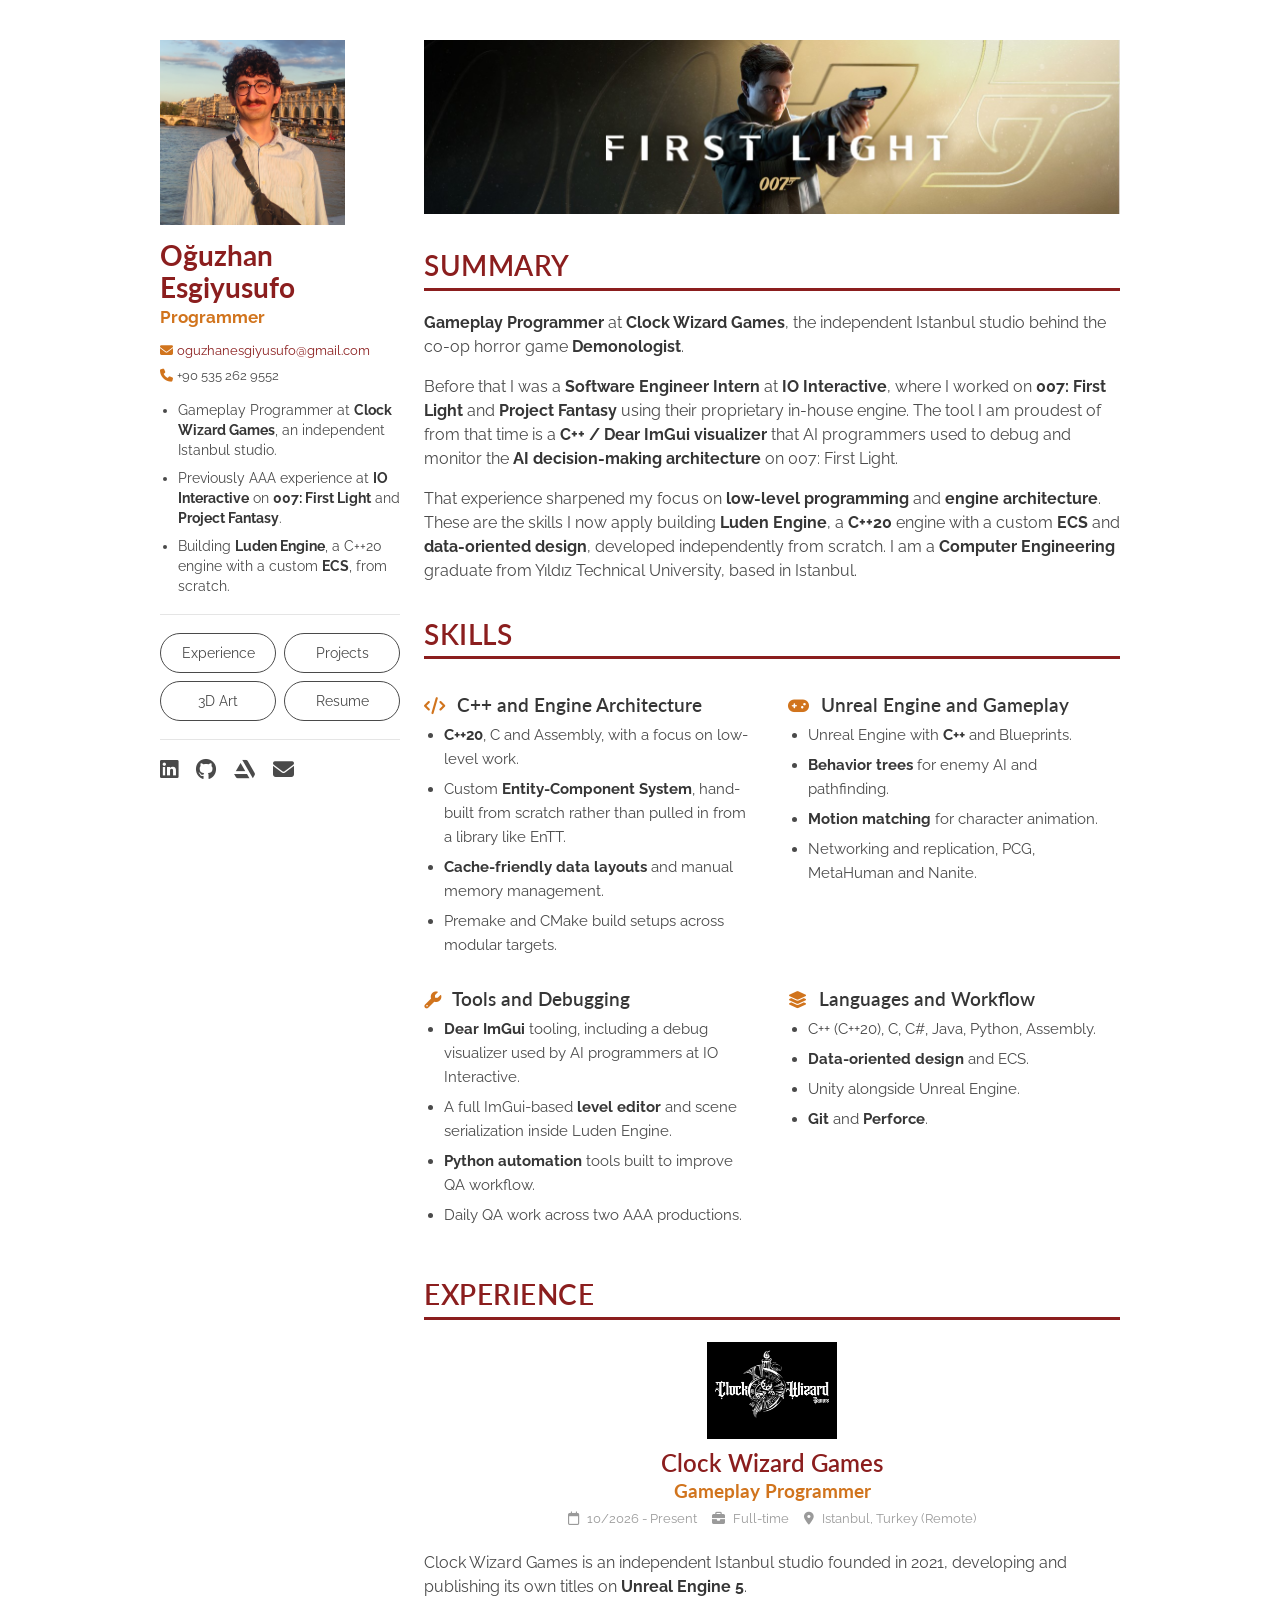
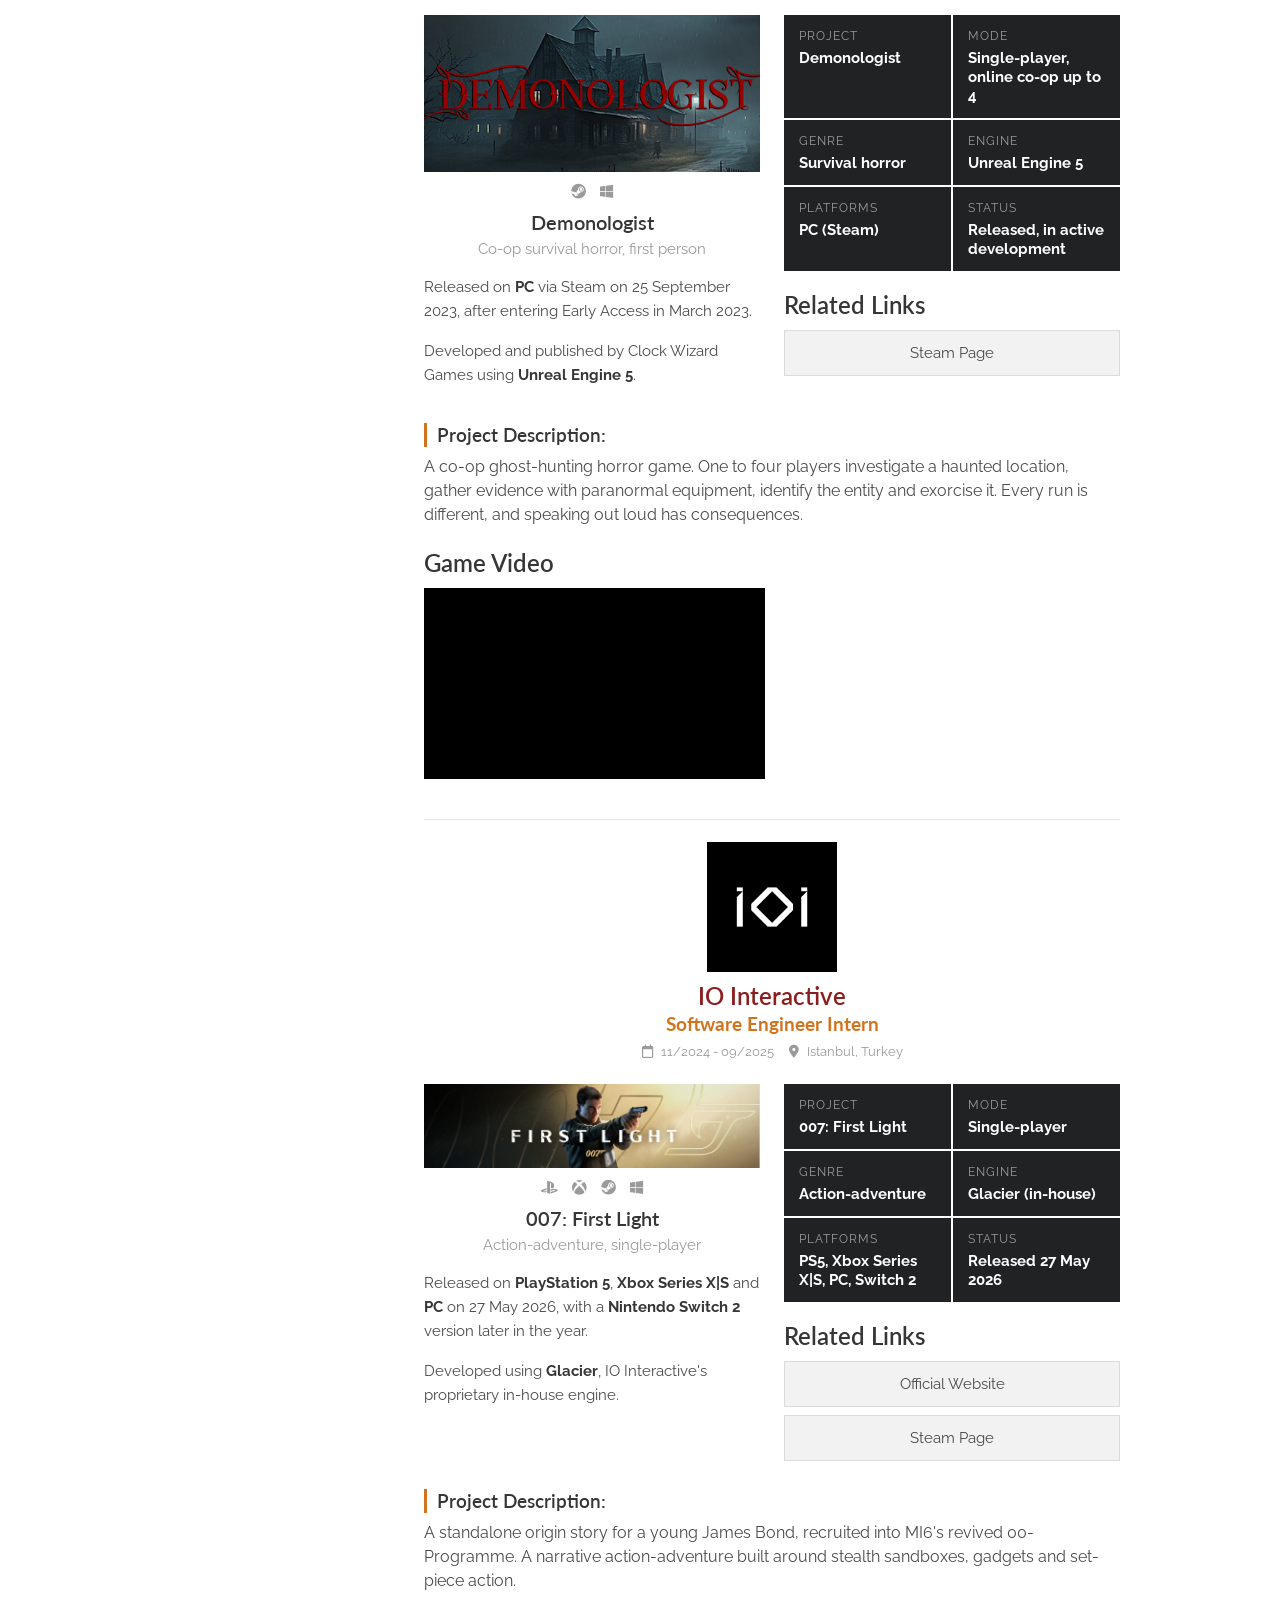
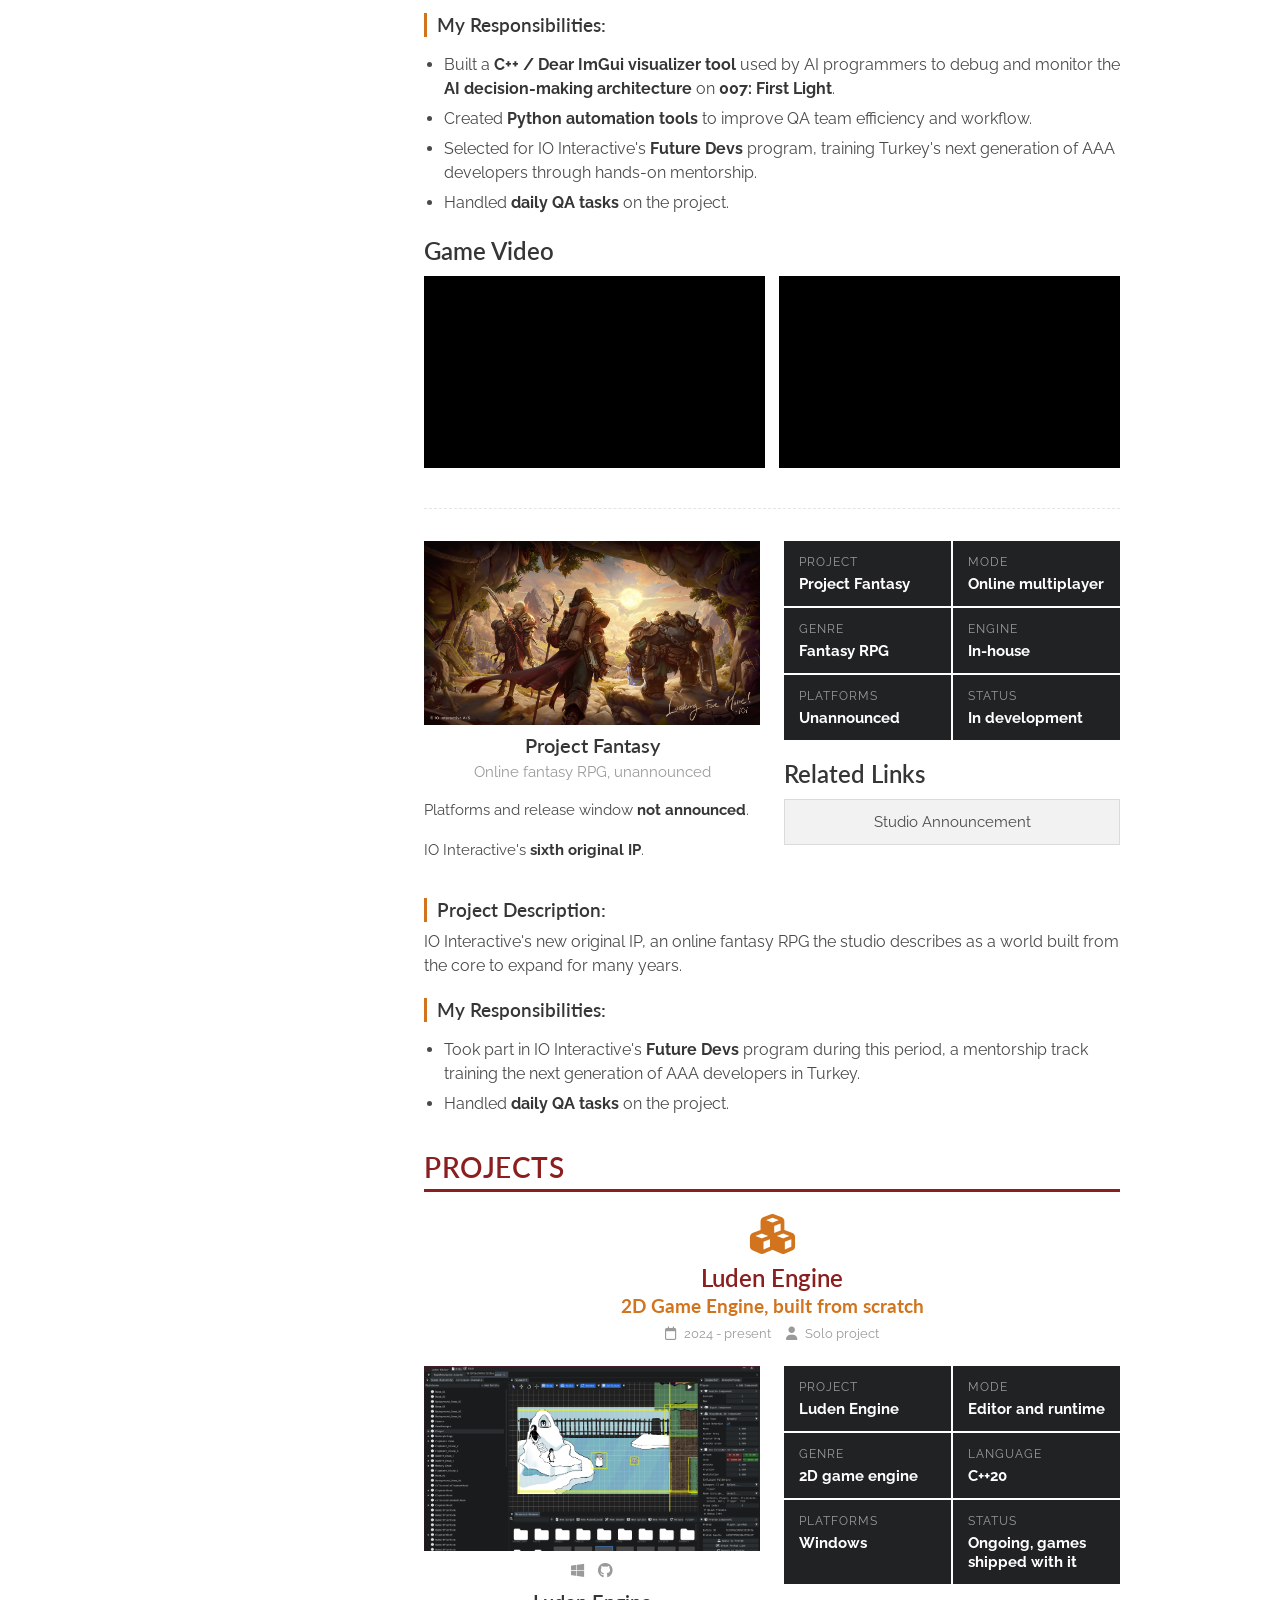
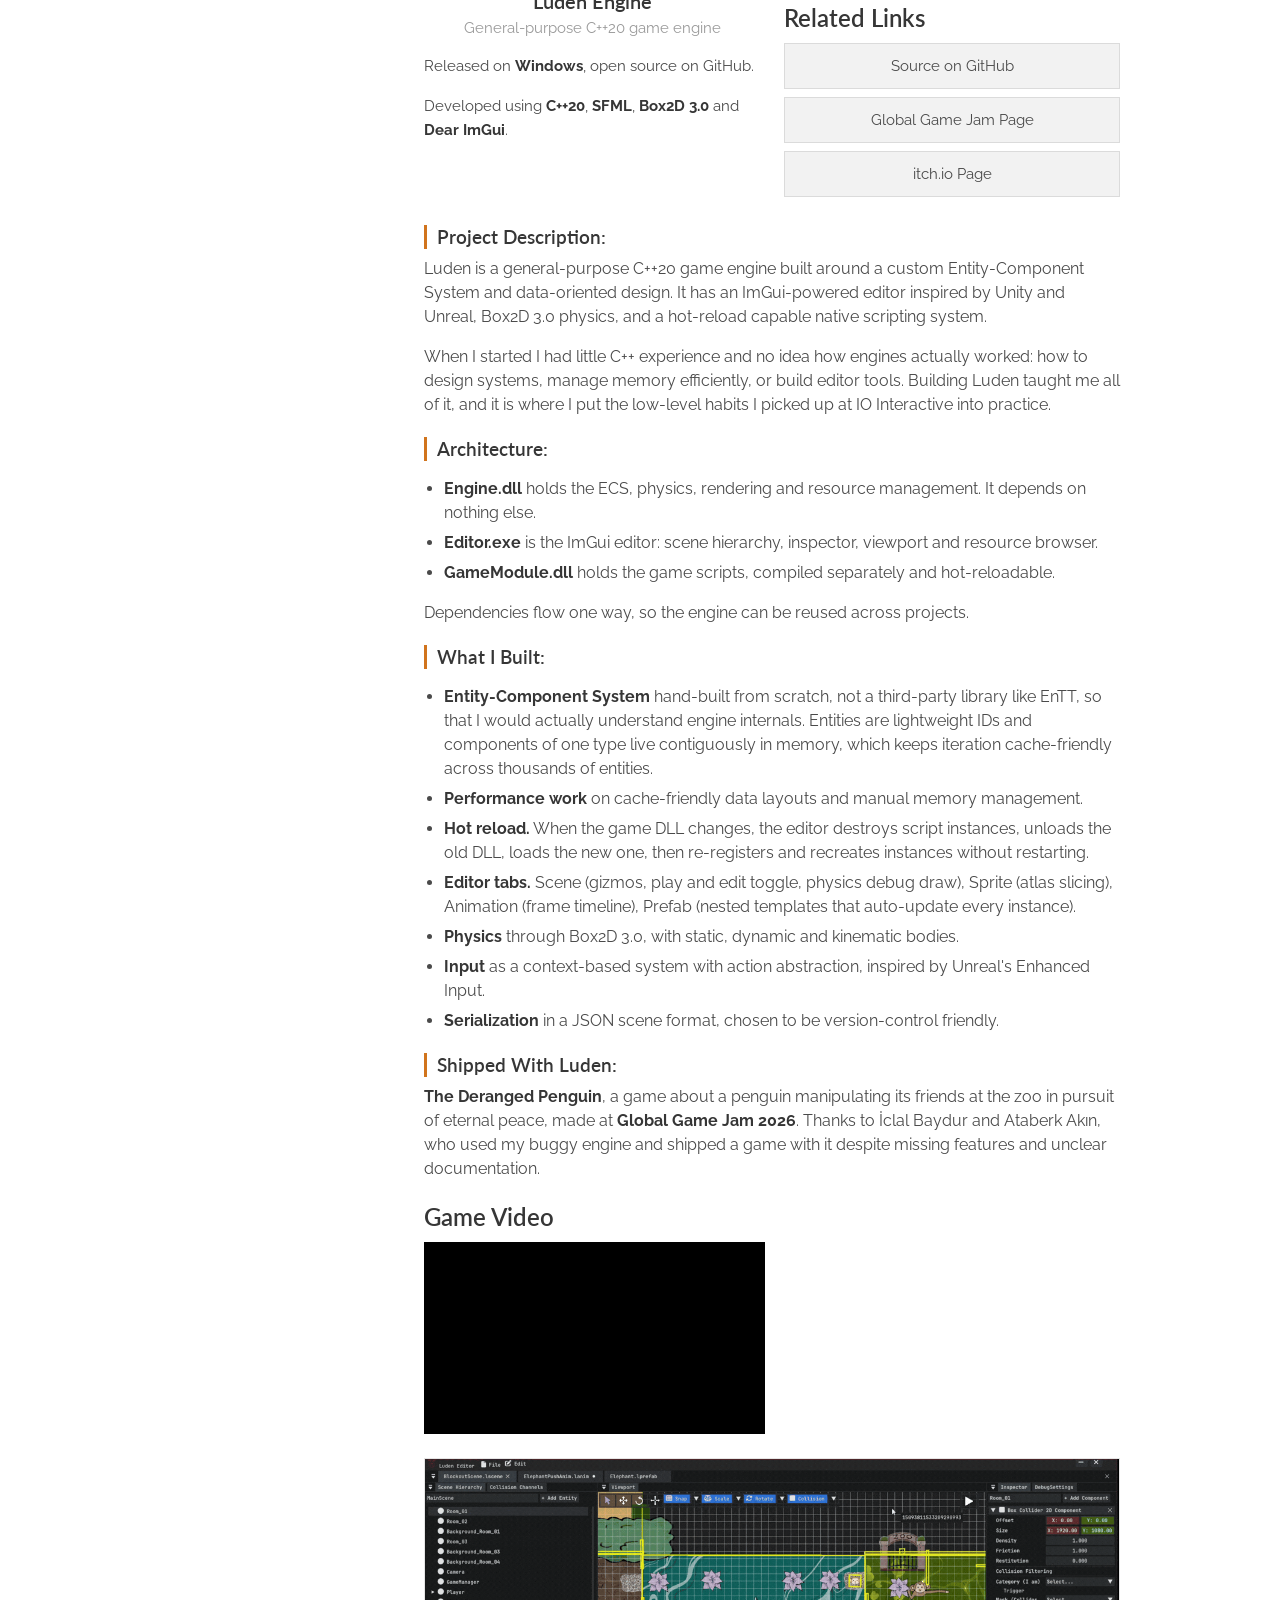
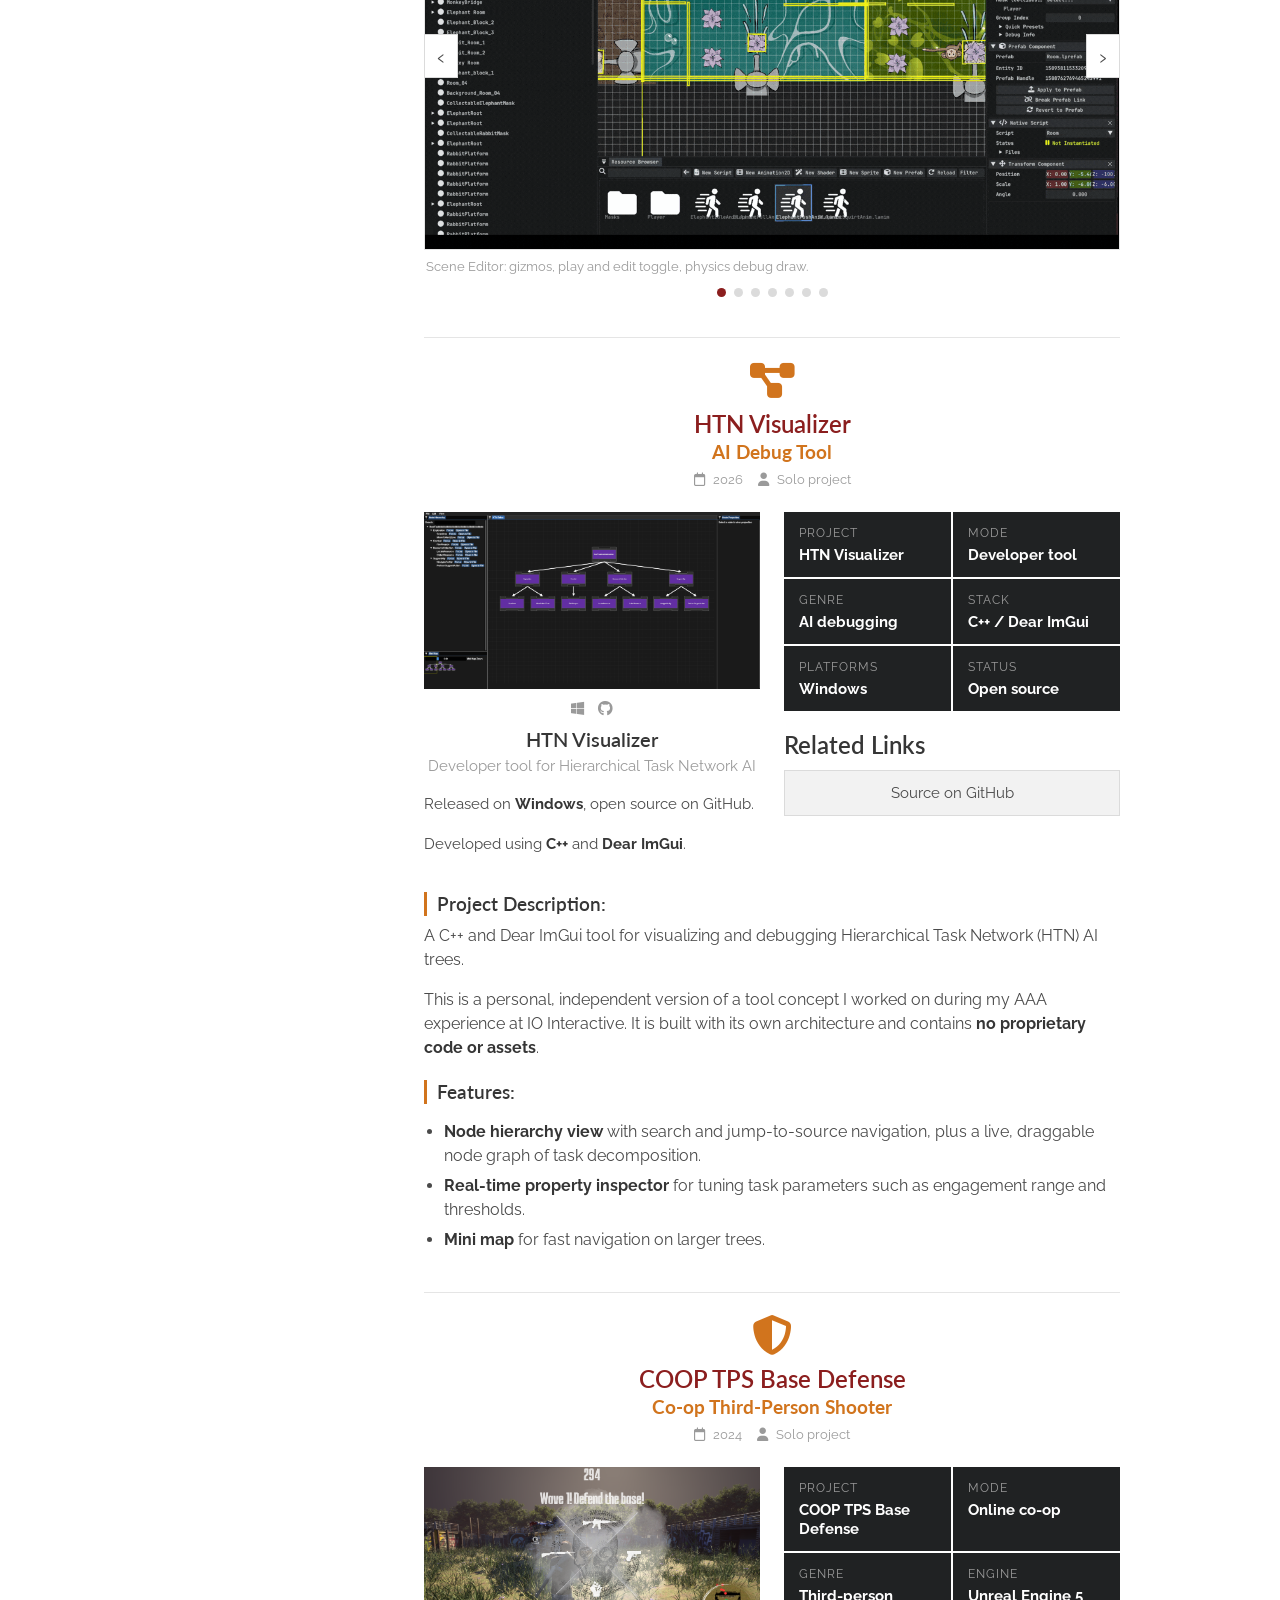
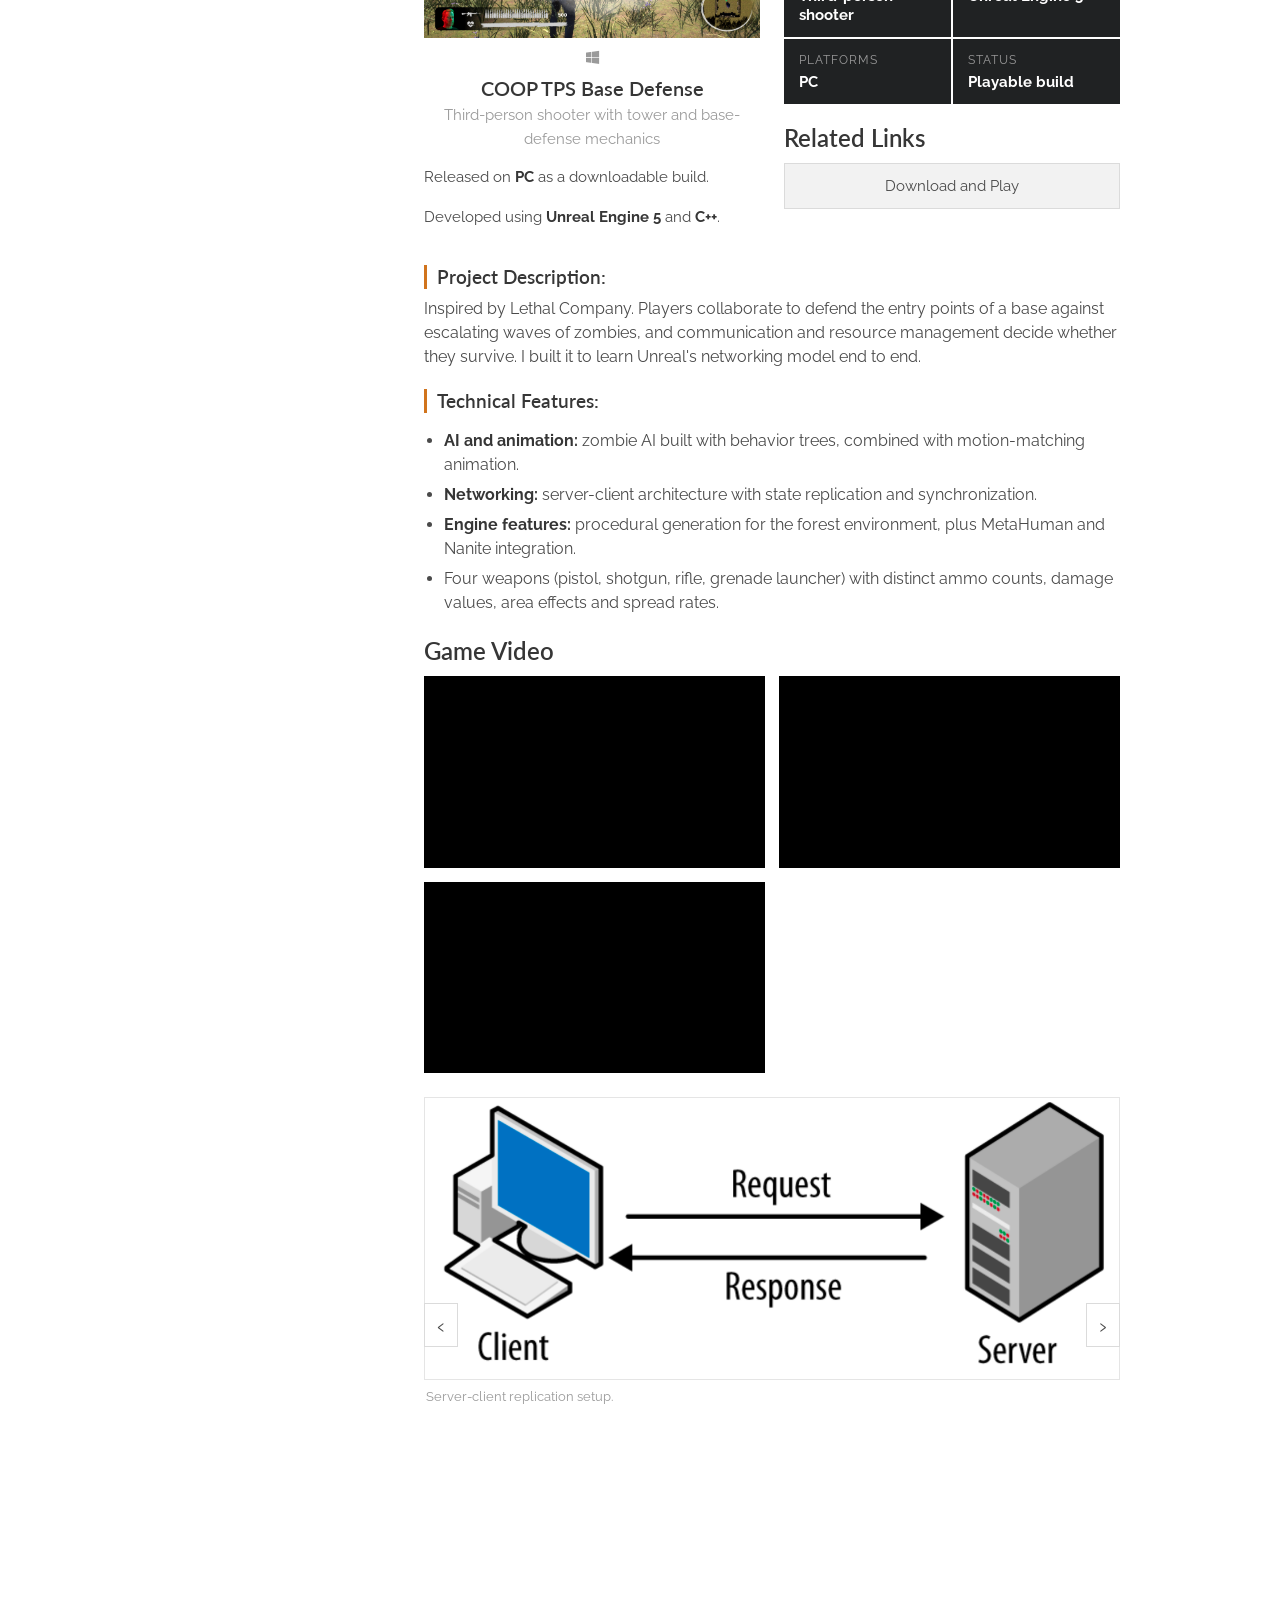
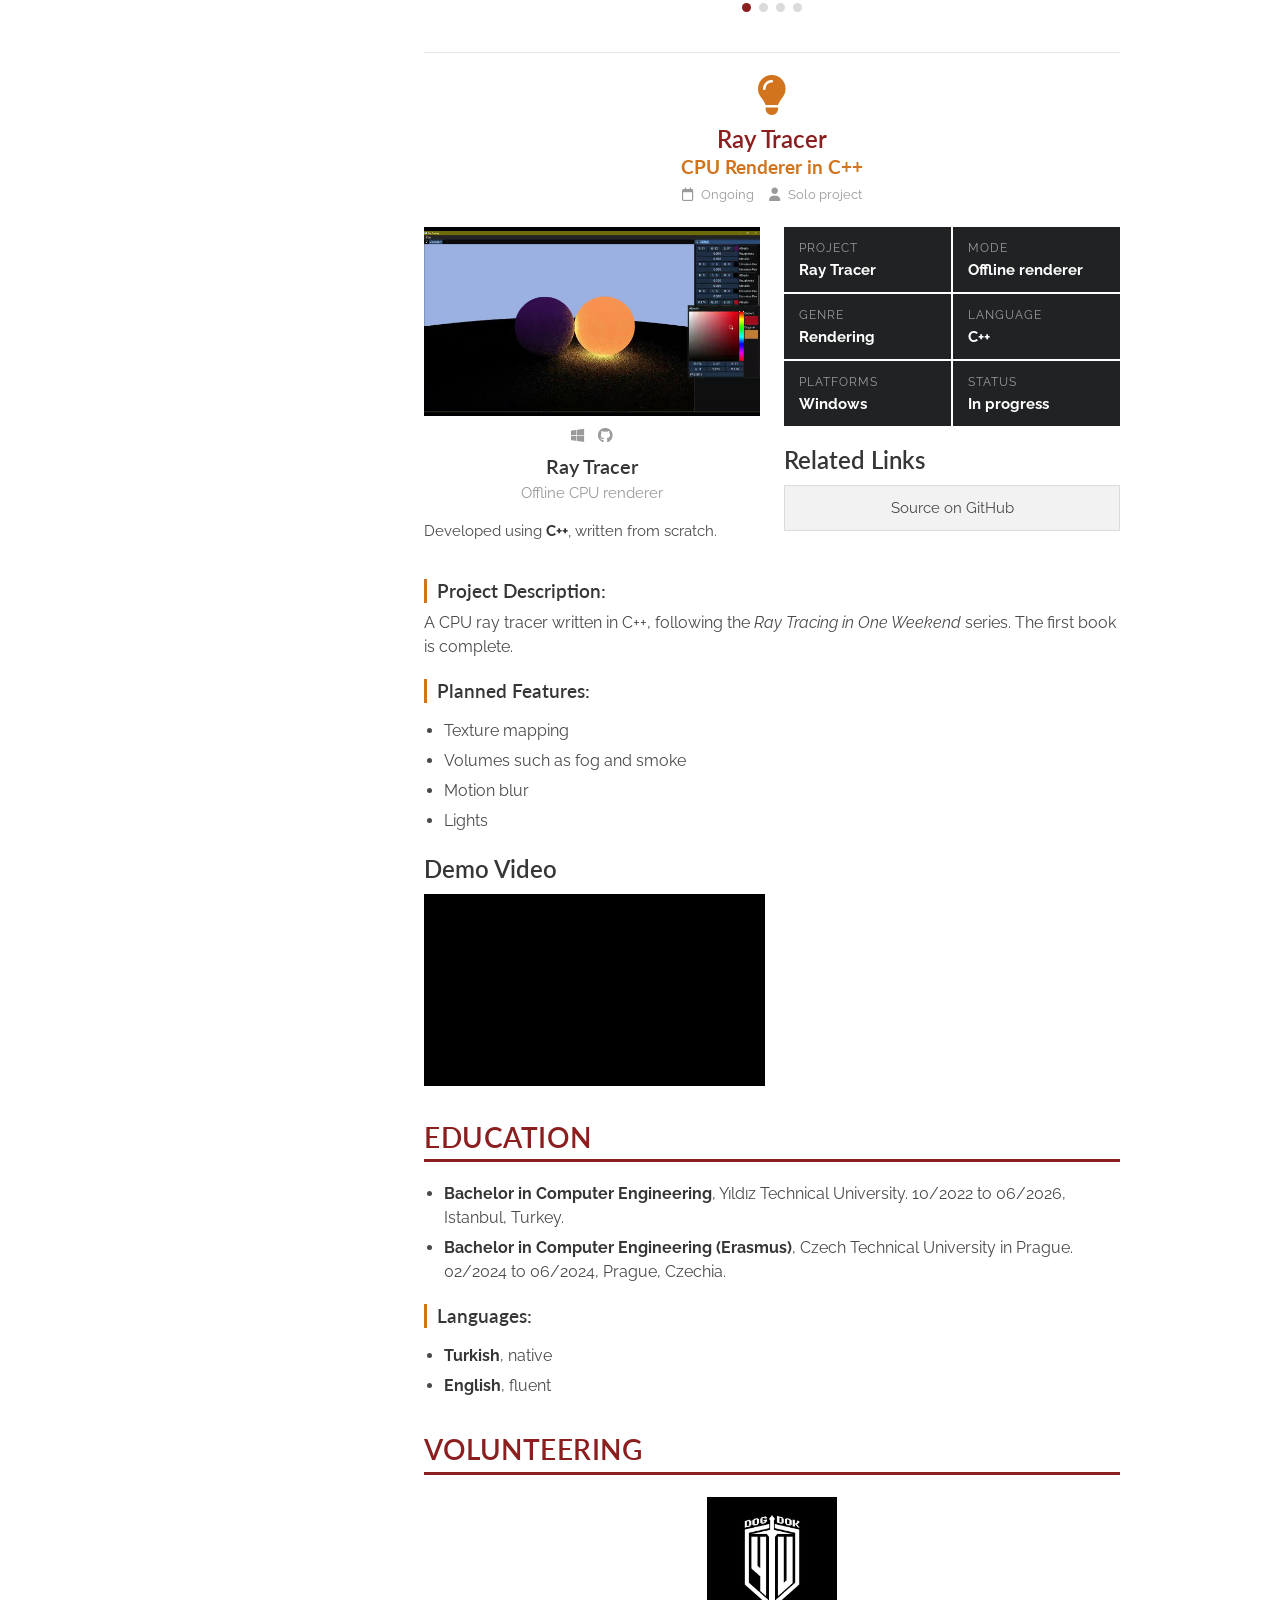
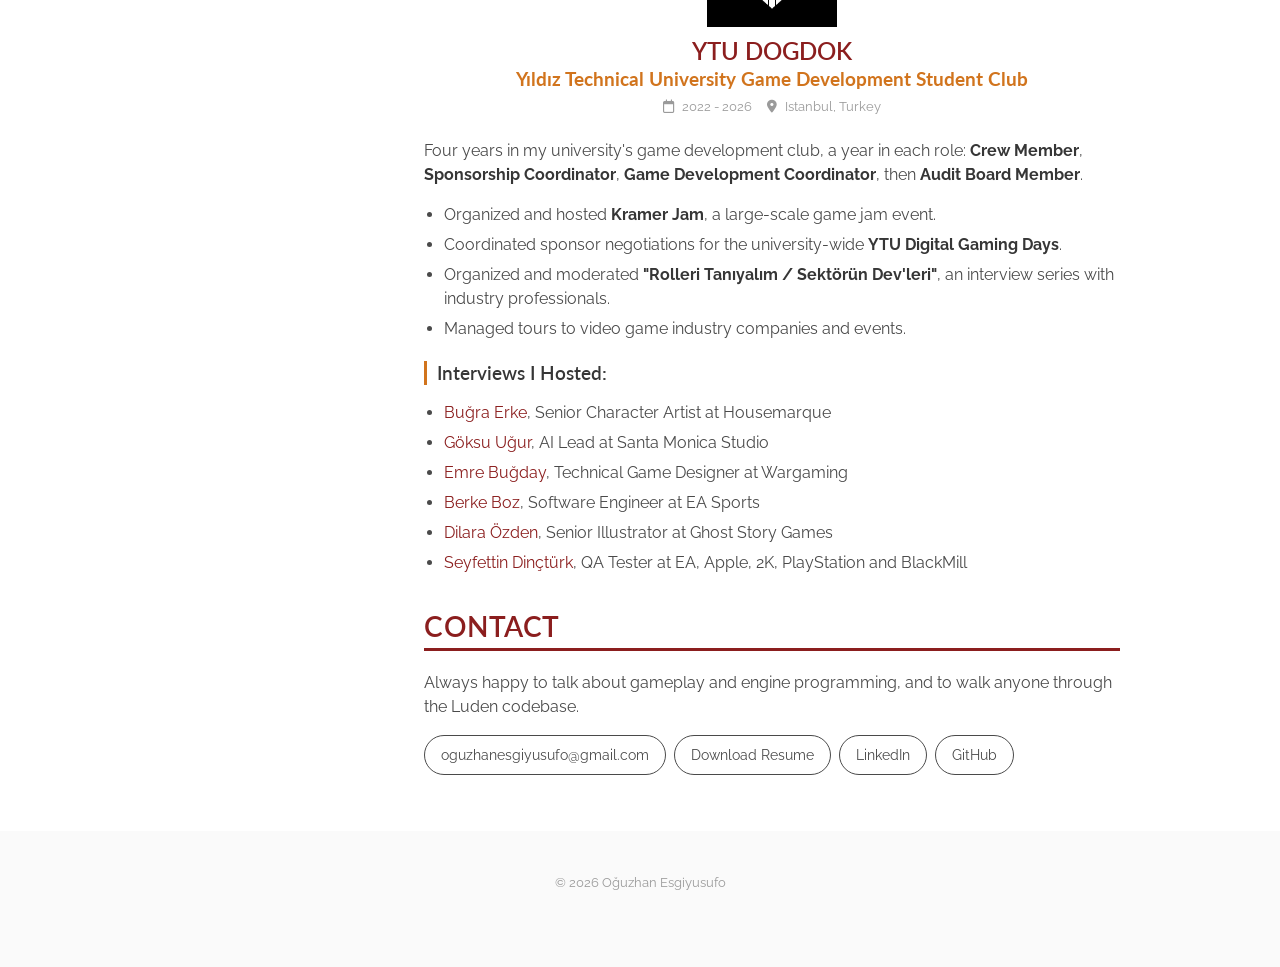
<file: index.html>
<!DOCTYPE html>
<html lang="en">
<head>
<meta charset="UTF-8">
<meta name="viewport" content="width=device-width, initial-scale=1.0">
<title>Oğuzhan Esgiyusufo - Programmer</title>
<meta name="description" content="Gameplay Programmer at Clock Wizard Games. Previously Software Engineer Intern at IO Interactive on 007: First Light and Project Fantasy. Building Luden Engine, a C++20 engine with a custom ECS.">
<meta property="og:title" content="Oğuzhan Esgiyusufo - Programmer">
<meta property="og:description" content="Gameplay Programmer at Clock Wizard Games. AAA experience at IO Interactive. Building Luden Engine, a C++20 engine with a custom ECS, from scratch.">
<link rel="preconnect" href="https://fonts.googleapis.com">
<link rel="preconnect" href="https://fonts.gstatic.com" crossorigin>
<link href="https://fonts.googleapis.com/css2?family=Lato:wght@400;600;700&family=Raleway:wght@400;600;700&display=swap" rel="stylesheet">
<link rel="stylesheet" href="https://cdnjs.cloudflare.com/ajax/libs/font-awesome/6.5.2/css/all.min.css">
<link rel="stylesheet" href="style.css">
<script data-goatcounter="https://esgij.goatcounter.com/count"
        async src="//gc.zgo.at/count.js"></script>
</head>
<body>

<a class="skip" href="#main">Skip to content</a>

<nav class="navbar" id="navbar">
  <div class="navbar__brand">
    <a class="navbar__name" href="index.html">Oğuzhan Esgiyusufo</a>
    <button class="navbar__burger" id="burger" aria-label="Menu" aria-expanded="false">
      <span></span><span></span><span></span>
    </button>
  </div>
  <div class="navbar__menu" id="navmenu">
    <a href="#experience">Experience</a>
    <a href="#projects">Projects</a>
    <a href="3dart.html">3D Art</a>
    <a href="resume.html">Resume</a>
    <a href="#contact">Contact</a>
  </div>
</nav>

<div class="section">
  <div class="container columns">

    <!-- ══════════════════ SIDEBAR ══════════════════ -->
    <aside class="col-side">
      <div class="side">
        <div class="side__photo">
          <img src="images/img_20240623_212534.jpg" alt="Oğuzhan Esgiyusufo" onerror="this.parentNode.classList.add('shot--empty')">
          <span class="shot__ph">images/img_20240623_212534.jpg</span>
        </div>

        <h1 class="side__name"><a href="index.html">Oğuzhan Esgiyusufo</a></h1>
        <p class="side__role">Programmer</p>

        <ul class="side__contact">
          <li><i class="fa-solid fa-envelope"></i> <a href="mailto:oguzhanesgiyusufo@gmail.com">oguzhanesgiyusufo@gmail.com</a></li>
          <li><i class="fa-solid fa-phone"></i> +90 535 262 9552</li>
        </ul>

        <ul class="side__bullets">
          <li>Gameplay Programmer at <strong>Clock Wizard Games</strong>, an independent Istanbul studio.</li>
          <li>Previously AAA experience at <strong>IO Interactive</strong> on <strong>007: First Light</strong> and <strong>Project Fantasy</strong>.</li>
          <li>Building <strong>Luden Engine</strong>, a C++20 engine with a custom <strong>ECS</strong>, from scratch.</li>
        </ul>

        <hr class="side__rule">

        <div class="side__buttons">
          <a class="pill" href="#experience">Experience</a>
          <a class="pill" href="#projects">Projects</a>
          <a class="pill" href="3dart.html">3D Art</a>
          <a class="pill" href="resume.html">Resume</a>
        </div>

        <hr class="side__rule">

        <div class="side__social">
          <a href="https://www.linkedin.com/in/oguzhan-esgiyusufo/" target="_blank" rel="noopener" aria-label="LinkedIn"><i class="fa-brands fa-linkedin"></i></a>
          <a href="https://github.com/EsgiJ" target="_blank" rel="noopener" aria-label="GitHub"><i class="fa-brands fa-github"></i></a>
          <a href="https://www.artstation.com/oguzhan_esgiyusufo" target="_blank" rel="noopener" aria-label="ArtStation"><i class="fa-brands fa-artstation"></i></a>
          <a href="mailto:oguzhanesgiyusufo@gmail.com" aria-label="Email"><i class="fa-solid fa-envelope"></i></a>
        </div>
      </div>
    </aside>

    <!-- ══════════════════ MAIN COLUMN ══════════════════ -->
    <main class="col-main" id="main">

      <div class="hero-art">
        <img src="images/banner-007.jpg" alt="007 First Light key art" onerror="this.parentNode.classList.add('shot--empty')">
        <span class="shot__ph">Add a wide 007 First Light key art image at images/banner-007.jpg</span>
      </div>

      <!-- ─────────── SUMMARY ─────────── -->
      <h2 class="h2">Summary</h2>

      <p>
        <strong>Gameplay Programmer</strong> at <strong>Clock Wizard Games</strong>, the independent
        Istanbul studio behind the co-op horror game <strong>Demonologist</strong>.
      </p>
      <p>
        Before that I was a <strong>Software Engineer Intern</strong> at <strong>IO Interactive</strong>,
        where I worked on <strong>007: First Light</strong> and <strong>Project Fantasy</strong> using
        their proprietary in-house engine. The tool I am proudest of from that time is a
        <strong>C++ / Dear ImGui visualizer</strong> that AI programmers used to debug and monitor the
        <strong>AI decision-making architecture</strong> on 007: First Light.
      </p>
      <p>
        That experience sharpened my focus on <strong>low-level programming</strong> and
        <strong>engine architecture</strong>. These are the skills I now apply building
        <strong>Luden Engine</strong>, a <strong>C++20</strong> engine with a custom <strong>ECS</strong>
        and <strong>data-oriented design</strong>, developed independently from scratch. I am a
        <strong>Computer Engineering</strong> graduate from Yıldız Technical University, based in Istanbul.
      </p>

      <!-- ─────────── SKILLS ─────────── -->
      <h2 class="h2">Skills</h2>

      <div class="expertise">
        <div>
          <h3 class="h3"><i class="fa-solid fa-code"></i> C++ and Engine Architecture</h3>
          <ul>
            <li><strong>C++20</strong>, C and Assembly, with a focus on low-level work.</li>
            <li>Custom <strong>Entity-Component System</strong>, hand-built from scratch rather than pulled in from a library like EnTT.</li>
            <li><strong>Cache-friendly data layouts</strong> and manual memory management.</li>
            <li>Premake and CMake build setups across modular targets.</li>
          </ul>
        </div>
        <div>
          <h3 class="h3"><i class="fa-solid fa-gamepad"></i> Unreal Engine and Gameplay</h3>
          <ul>
            <li>Unreal Engine with <strong>C++</strong> and Blueprints.</li>
            <li><strong>Behavior trees</strong> for enemy AI and pathfinding.</li>
            <li><strong>Motion matching</strong> for character animation.</li>
            <li>Networking and replication, PCG, MetaHuman and Nanite.</li>
          </ul>
        </div>
        <div>
          <h3 class="h3"><i class="fa-solid fa-wrench"></i> Tools and Debugging</h3>
          <ul>
            <li><strong>Dear ImGui</strong> tooling, including a debug visualizer used by AI programmers at IO Interactive.</li>
            <li>A full ImGui-based <strong>level editor</strong> and scene serialization inside Luden Engine.</li>
            <li><strong>Python automation</strong> tools built to improve QA workflow.</li>
            <li>Daily QA work across two AAA productions.</li>
          </ul>
        </div>
        <div>
          <h3 class="h3"><i class="fa-solid fa-layer-group"></i> Languages and Workflow</h3>
          <ul>
            <li>C++ (C++20), C, C#, Java, Python, Assembly.</li>
            <li><strong>Data-oriented design</strong> and ECS.</li>
            <li>Unity alongside Unreal Engine.</li>
            <li><strong>Git</strong> and <strong>Perforce</strong>.</li>
          </ul>
        </div>
      </div>

      <!-- ═══════════════ EXPERIENCE ═══════════════ -->
      <h2 class="h2" id="experience">Experience</h2>

      <!-- ─────────── CLOCK WIZARD GAMES ─────────── -->
      <section class="entry">
        <div class="entry__logo">
          <img src="images/logo-clockwizard.png" alt="Clock Wizard Games" onerror="this.parentNode.classList.add('shot--empty')">
          <span class="shot__ph">images/logo-clockwizard.png</span>
        </div>
        <h3 class="entry__company">Clock Wizard Games</h3>
        <h4 class="entry__role">Gameplay Programmer</h4>
        <p class="entry__meta">
          <i class="fa-regular fa-calendar"></i> 10/2026 - Present
          <i class="fa-solid fa-briefcase"></i> Full-time
          <i class="fa-solid fa-location-dot"></i> Istanbul, Turkey (Remote)
        </p>

        <div class="detail">
          <p>
            Clock Wizard Games is an independent Istanbul studio founded in 2021, developing and
            publishing its own titles on <strong>Unreal Engine 5</strong>.
          </p>
        </div>

        <!-- PROJECT: DEMONOLOGIST -->
        <div class="cols">
          <div class="cols__left">
            <div class="art">
              <!-- Add images/demonologist.jpg (a wide Steam capsule or screenshot) -->
              <img src="images/demonologist.jpg" alt="Demonologist" loading="lazy" onerror="this.parentNode.classList.add('shot--empty')">
              <span class="shot__ph">images/demonologist.jpg</span>
            </div>
            <p class="platforms">
              <i class="fa-brands fa-steam"></i>
              <i class="fa-brands fa-windows"></i>
            </p>
            <h4 class="proj__title">Demonologist</h4>
            <p class="proj__genre">Co-op survival horror, first person</p>
            <p>Released on <strong>PC</strong> via Steam on 25 September 2023, after entering Early Access in March 2023.</p>
            <p>Developed and published by Clock Wizard Games using <strong>Unreal Engine 5</strong>.</p>
          </div>

          <div class="cols__right">
            <div class="info">
              <div class="info__cell"><span class="info__label">Project</span><span class="info__value">Demonologist</span></div>
              <div class="info__cell"><span class="info__label">Mode</span><span class="info__value">Single-player, online co-op up to 4</span></div>
              <div class="info__cell"><span class="info__label">Genre</span><span class="info__value">Survival horror</span></div>
              <div class="info__cell"><span class="info__label">Engine</span><span class="info__value">Unreal Engine 5</span></div>
              <div class="info__cell"><span class="info__label">Platforms</span><span class="info__value">PC (Steam)</span></div>
              <div class="info__cell"><span class="info__label">Status</span><span class="info__value">Released, in active development</span></div>
            </div>

            <h3 class="h3">Related Links</h3>
            <a class="linkbtn" href="https://store.steampowered.com/app/1929610/Demonologist/" target="_blank" rel="noopener">Steam Page</a>
          </div>
        </div>

        <div class="detail">
          <h3 class="h3 label">Project Description:</h3>
          <p>
            A co-op ghost-hunting horror game. One to four players investigate a haunted location,
            gather evidence with paranormal equipment, identify the entity and exorcise it. Every
            run is different, and speaking out loud has consequences.
          </p>
<!--
          <h3 class="h3 label">My Responsibilities:</h3>
          <ul>
            <li></li>
          </ul>
-->
        </div>

        <div class="videos">
          <h3 class="h3">Game Video</h3>
          <div class="videos__grid">
            <div class="video"><iframe src="https://www.youtube.com/embed/Kw2cWDclcY8?si=FsyBxhBFcbFNALhG" title="Demonologist" loading="lazy" allowfullscreen></iframe></div>
          </div>
        </div>
      </section>

      <hr class="entry-rule">

      <!-- ─────────── IO INTERACTIVE ─────────── -->
      <section class="entry">
        <div class="entry__logo">
          <!-- Add images/logo-ioi.png -->
          <img src="images/logo-ioi.png" alt="IO Interactive" onerror="this.parentNode.classList.add('shot--empty')">
          <span class="shot__ph">images/logo-ioi.png</span>
        </div>
        <h3 class="entry__company">IO Interactive</h3>
        <h4 class="entry__role">Software Engineer Intern</h4>
        <p class="entry__meta">
          <i class="fa-regular fa-calendar"></i> 11/2024 - 09/2025
          <i class="fa-solid fa-location-dot"></i> Istanbul, Turkey
        </p>

        <!-- PROJECT: 007 FIRST LIGHT -->
        <div class="cols">
          <div class="cols__left">
            <div class="art">
              <img src="images/banner-007.jpg" alt="007: First Light" loading="lazy" onerror="this.parentNode.classList.add('shot--empty')">
              <span class="shot__ph">images/banner-007.jpg</span>
            </div>
            <p class="platforms">
              <i class="fa-brands fa-playstation"></i>
              <i class="fa-brands fa-xbox"></i>
              <i class="fa-brands fa-steam"></i>
              <i class="fa-brands fa-windows"></i>
            </p>
            <h4 class="proj__title">007: First Light</h4>
            <p class="proj__genre">Action-adventure, single-player</p>
            <p>Released on <strong>PlayStation 5</strong>, <strong>Xbox Series X|S</strong> and <strong>PC</strong> on 27 May 2026, with a <strong>Nintendo Switch 2</strong> version later in the year.</p>
            <p>Developed using <strong>Glacier</strong>, IO Interactive's proprietary in-house engine.</p>
          </div>

          <div class="cols__right">
            <div class="info">
              <div class="info__cell"><span class="info__label">Project</span><span class="info__value">007: First Light</span></div>
              <div class="info__cell"><span class="info__label">Mode</span><span class="info__value">Single-player</span></div>
              <div class="info__cell"><span class="info__label">Genre</span><span class="info__value">Action-adventure</span></div>
              <div class="info__cell"><span class="info__label">Engine</span><span class="info__value">Glacier (in-house)</span></div>
              <div class="info__cell"><span class="info__label">Platforms</span><span class="info__value">PS5, Xbox Series X|S, PC, Switch 2</span></div>
              <div class="info__cell"><span class="info__label">Status</span><span class="info__value">Released 27 May 2026</span></div>
            </div>

            <h3 class="h3">Related Links</h3>
            <a class="linkbtn" href="https://ioi.dk/007firstlightgame" target="_blank" rel="noopener">Official Website</a>
            <a class="linkbtn" href="https://store.steampowered.com/app/3768760/007_First_Light/" target="_blank" rel="noopener">Steam Page</a>
          </div>
        </div>

        <div class="detail">
          <h3 class="h3 label">Project Description:</h3>
          <p>
            A standalone origin story for a young James Bond, recruited into MI6's revived 00-Programme. A
            narrative action-adventure built around stealth sandboxes, gadgets and set-piece action.
          </p>

          <h3 class="h3 label">My Responsibilities:</h3>
          <ul>
            <li>Built a <strong>C++ / Dear ImGui visualizer tool</strong> used by AI programmers to debug and monitor the <strong>AI decision-making architecture</strong> on <strong>007: First Light</strong>.</li>
            <li>Created <strong>Python automation tools</strong> to improve QA team efficiency and workflow.</li>
            <li>Selected for IO Interactive's <strong>Future Devs</strong> program, training Turkey's next generation of AAA developers through hands-on mentorship.</li>
            <li>Handled <strong>daily QA tasks</strong> on the project.</li>
          </ul>
        </div>

        <div class="videos">
          <h3 class="h3">Game Video</h3>
          <div class="videos__grid">
            <div class="video"><iframe src="https://www.youtube.com/embed/jfRZRwu4aEc" title="007 First Light, Launch Trailer" loading="lazy" allowfullscreen></iframe></div>
            <div class="video"><iframe src="https://www.youtube.com/embed/Jom-jxUEqJg" title="007 First Light, Gameplay Reveal" loading="lazy" allowfullscreen></iframe></div>
          </div>
        </div>

        <!-- PROJECT: PROJECT FANTASY -->
        <div class="cols cols--next">
          <div class="cols__left">
            <div class="art">
              <img src="images/banner-fantasy.jpg" alt="Project Fantasy" loading="lazy" onerror="this.parentNode.classList.add('shot--empty')">
              <span class="shot__ph">Project Fantasy has no public art released yet</span>
            </div>
            <h4 class="proj__title">Project Fantasy</h4>
            <p class="proj__genre">Online fantasy RPG, unannounced</p>
            <p>Platforms and release window <strong>not announced</strong>.</p>
            <p>IO Interactive's <strong>sixth original IP</strong>.</p>
          </div>

          <div class="cols__right">
            <div class="info">
              <div class="info__cell"><span class="info__label">Project</span><span class="info__value">Project Fantasy</span></div>
              <div class="info__cell"><span class="info__label">Mode</span><span class="info__value">Online multiplayer</span></div>
              <div class="info__cell"><span class="info__label">Genre</span><span class="info__value">Fantasy RPG</span></div>
              <div class="info__cell"><span class="info__label">Engine</span><span class="info__value">In-house</span></div>
              <div class="info__cell"><span class="info__label">Platforms</span><span class="info__value">Unannounced</span></div>
              <div class="info__cell"><span class="info__label">Status</span><span class="info__value">In development</span></div>
            </div>

            <h3 class="h3">Related Links</h3>
            <a class="linkbtn" href="https://ioi.dk/project-fantasy" target="_blank" rel="noopener">Studio Announcement</a>
          </div>
        </div>

        <div class="detail">
          <h3 class="h3 label">Project Description:</h3>
          <p>
            IO Interactive's new original IP, an online fantasy RPG the studio describes as a world built
            from the core to expand for many years.
          </p>

          <h3 class="h3 label">My Responsibilities:</h3>
          <ul>
            <li>Took part in IO Interactive's <strong>Future Devs</strong> program during this period, a mentorship track training the next generation of AAA developers in Turkey.</li>
            <li>Handled <strong>daily QA tasks</strong> on the project.</li>
          </ul>
        </div>
      </section>

      <!-- ═══════════════ PROJECTS ═══════════════ -->
      <h2 class="h2" id="projects">Projects</h2>

      <!-- ─────────── LUDEN ENGINE ─────────── -->
      <section class="entry">
        <div class="entry__logo entry__logo--glyph"><i class="fa-solid fa-cubes"></i></div>
        <h3 class="entry__company">Luden Engine</h3>
        <h4 class="entry__role">2D Game Engine, built from scratch</h4>
        <p class="entry__meta">
          <i class="fa-regular fa-calendar"></i> 2024 - present
          <i class="fa-solid fa-user"></i> Solo project
        </p>

        <div class="cols">
          <div class="cols__left">
            <div class="art">
              <img src="images/LudenEngineZooGameSceneEditorTab.png" alt="Luden Engine editor" loading="lazy" onerror="this.parentNode.classList.add('shot--empty')">
              <span class="shot__ph">images/LudenEngineZooGameSceneEditorTab.png</span>
            </div>
            <p class="platforms"><i class="fa-brands fa-windows"></i> <i class="fa-brands fa-github"></i></p>
            <h4 class="proj__title">Luden Engine</h4>
            <p class="proj__genre">General-purpose C++20 game engine</p>
            <p>Released on <strong>Windows</strong>, open source on GitHub.</p>
            <p>Developed using <strong>C++20</strong>, <strong>SFML</strong>, <strong>Box2D 3.0</strong> and <strong>Dear ImGui</strong>.</p>
          </div>

          <div class="cols__right">
            <div class="info">
              <div class="info__cell"><span class="info__label">Project</span><span class="info__value">Luden Engine</span></div>
              <div class="info__cell"><span class="info__label">Mode</span><span class="info__value">Editor and runtime</span></div>
              <div class="info__cell"><span class="info__label">Genre</span><span class="info__value">2D game engine</span></div>
              <div class="info__cell"><span class="info__label">Language</span><span class="info__value">C++20</span></div>
              <div class="info__cell"><span class="info__label">Platforms</span><span class="info__value">Windows</span></div>
              <div class="info__cell"><span class="info__label">Status</span><span class="info__value">Ongoing, games shipped with it</span></div>
            </div>

            <h3 class="h3">Related Links</h3>
            <a class="linkbtn" href="https://github.com/EsgiJ/Luden" target="_blank" rel="noopener">Source on GitHub</a>
            <a class="linkbtn" href="https://globalgamejam.org/games/2026/deranged-penguin-8" target="_blank" rel="noopener">Global Game Jam Page</a>
            <a class="linkbtn" href="https://itch.io/jam/bugzoneggj2026/rate/4249426" target="_blank" rel="noopener">itch.io Page</a>
          </div>
        </div>

        <div class="detail">
          <h3 class="h3 label">Project Description:</h3>
          <p>
            Luden is a general-purpose C++20 game engine built around a custom Entity-Component System and
            data-oriented design. It has an ImGui-powered editor inspired by Unity and Unreal, Box2D 3.0
            physics, and a hot-reload capable native scripting system.
          </p>
          <p>
            When I started I had little C++ experience and no idea how engines actually worked: how to
            design systems, manage memory efficiently, or build editor tools. Building Luden taught me all
            of it, and it is where I put the low-level habits I picked up at IO Interactive into practice.
          </p>

          <h3 class="h3 label">Architecture:</h3>
          <ul>
            <li><strong>Engine.dll</strong> holds the ECS, physics, rendering and resource management. It depends on nothing else.</li>
            <li><strong>Editor.exe</strong> is the ImGui editor: scene hierarchy, inspector, viewport and resource browser.</li>
            <li><strong>GameModule.dll</strong> holds the game scripts, compiled separately and hot-reloadable.</li>
          </ul>
          <p>Dependencies flow one way, so the engine can be reused across projects.</p>

          <h3 class="h3 label">What I Built:</h3>
          <ul>
            <li><strong>Entity-Component System</strong> hand-built from scratch, not a third-party library like EnTT, so that I would actually understand engine internals. Entities are lightweight IDs and components of one type live contiguously in memory, which keeps iteration cache-friendly across thousands of entities.</li>
            <li><strong>Performance work</strong> on cache-friendly data layouts and manual memory management.</li>
            <li><strong>Hot reload.</strong> When the game DLL changes, the editor destroys script instances, unloads the old DLL, loads the new one, then re-registers and recreates instances without restarting.</li>
            <li><strong>Editor tabs.</strong> Scene (gizmos, play and edit toggle, physics debug draw), Sprite (atlas slicing), Animation (frame timeline), Prefab (nested templates that auto-update every instance).</li>
            <li><strong>Physics</strong> through Box2D 3.0, with static, dynamic and kinematic bodies.</li>
            <li><strong>Input</strong> as a context-based system with action abstraction, inspired by Unreal's Enhanced Input.</li>
            <li><strong>Serialization</strong> in a JSON scene format, chosen to be version-control friendly.</li>
          </ul>

          <h3 class="h3 label">Shipped With Luden:</h3>
          <p>
            <strong>The Deranged Penguin</strong>, a game about a penguin manipulating its friends at the
            zoo in pursuit of eternal peace, made at <strong>Global Game Jam 2026</strong>. Thanks to İclal
            Baydur and Ataberk Akın, who used my buggy engine and shipped a game with it despite missing
            features and unclear documentation.
          </p>
        </div>

        <div class="videos">
          <h3 class="h3">Game Video</h3>
          <div class="videos__grid">
            <div class="video"><iframe src="https://www.youtube.com/embed/VjflBeZwM3g" title="The Deranged Penguin" loading="lazy" allowfullscreen></iframe></div>
          </div>
        </div>

        <div class="carousel" data-carousel>
          <div class="carousel__track">
            <figure class="carousel__slide"><img src="gifs/SceneEditorTab.gif" alt="Scene Editor" loading="lazy"><figcaption>Scene Editor: gizmos, play and edit toggle, physics debug draw.</figcaption></figure>
            <figure class="carousel__slide"><img src="gifs/AnimationEditorTab.gif" alt="Animation Editor" loading="lazy"><figcaption>Animation Editor: frame timeline with preview and loop settings.</figcaption></figure>
            <figure class="carousel__slide"><img src="images/SpriteEditorTab.png" alt="Sprite Editor" loading="lazy"><figcaption>Sprite Editor: slicing sprites out of texture atlases.</figcaption></figure>
            <figure class="carousel__slide"><img src="images/PrefabEditorTab.png" alt="Prefab Editor" loading="lazy"><figcaption>Prefab Editor: templates that auto-update every instance.</figcaption></figure>
            <figure class="carousel__slide"><img src="images/LudenEngineArchitecture%20-%201.png" alt="Engine architecture" loading="lazy"><figcaption>Three-layer modular architecture.</figcaption></figure>
            <figure class="carousel__slide"><img src="images/LudenEngineECSDetail.png" alt="ECS detail" loading="lazy"><figcaption>ECS component storage in detail.</figcaption></figure>
            <figure class="carousel__slide"><img src="images/ECS_Simple_Layout..png" alt="ECS memory layout" loading="lazy"><figcaption>Contiguous component memory layout.</figcaption></figure>
          </div>
          <button class="carousel__nav carousel__nav--prev" type="button" aria-label="Previous">&lsaquo;</button>
          <button class="carousel__nav carousel__nav--next" type="button" aria-label="Next">&rsaquo;</button>
          <div class="carousel__dots" aria-hidden="true"></div>
        </div>
      </section>

      <hr class="entry-rule">

      <!-- ─────────── HTN VISUALIZER ─────────── -->
      <section class="entry">
        <div class="entry__logo entry__logo--glyph"><i class="fa-solid fa-diagram-project"></i></div>
        <h3 class="entry__company">HTN Visualizer</h3>
        <h4 class="entry__role">AI Debug Tool</h4>
        <p class="entry__meta">
          <i class="fa-regular fa-calendar"></i> 2026
          <i class="fa-solid fa-user"></i> Solo project
        </p>

        <div class="cols">
          <div class="cols__left">
            <div class="art">
              <img src="images/HTNVisualizerScreenshot.png" alt="HTN Visualizer" loading="lazy" onerror="this.parentNode.classList.add('shot--empty')">
              <span class="shot__ph">images/HTNVisualizerScreenshot.png</span>
            </div>
            <p class="platforms"><i class="fa-brands fa-windows"></i> <i class="fa-brands fa-github"></i></p>
            <h4 class="proj__title">HTN Visualizer</h4>
            <p class="proj__genre">Developer tool for Hierarchical Task Network AI</p>
            <p>Released on <strong>Windows</strong>, open source on GitHub.</p>
            <p>Developed using <strong>C++</strong> and <strong>Dear ImGui</strong>.</p>
          </div>

          <div class="cols__right">
            <div class="info">
              <div class="info__cell"><span class="info__label">Project</span><span class="info__value">HTN Visualizer</span></div>
              <div class="info__cell"><span class="info__label">Mode</span><span class="info__value">Developer tool</span></div>
              <div class="info__cell"><span class="info__label">Genre</span><span class="info__value">AI debugging</span></div>
              <div class="info__cell"><span class="info__label">Stack</span><span class="info__value">C++ / Dear ImGui</span></div>
              <div class="info__cell"><span class="info__label">Platforms</span><span class="info__value">Windows</span></div>
              <div class="info__cell"><span class="info__label">Status</span><span class="info__value">Open source</span></div>
            </div>

            <h3 class="h3">Related Links</h3>
            <a class="linkbtn" href="https://github.com/EsgiJ/HTN_Visualizer" target="_blank" rel="noopener">Source on GitHub</a>
          </div>
        </div>

        <div class="detail">
          <h3 class="h3 label">Project Description:</h3>
          <p>
            A C++ and Dear ImGui tool for visualizing and debugging Hierarchical Task Network (HTN) AI
            trees.
          </p>
          <p>
            This is a personal, independent version of a tool concept I worked on during my AAA experience
            at IO Interactive. It is built with its own architecture and contains
            <strong>no proprietary code or assets</strong>.
          </p>

          <h3 class="h3 label">Features:</h3>
          <ul>
            <li><strong>Node hierarchy view</strong> with search and jump-to-source navigation, plus a live, draggable node graph of task decomposition.</li>
            <li><strong>Real-time property inspector</strong> for tuning task parameters such as engagement range and thresholds.</li>
            <li><strong>Mini map</strong> for fast navigation on larger trees.</li>
          </ul>
        </div>
      </section>

      <hr class="entry-rule">

      <!-- ─────────── COOP TPS ─────────── -->
      <section class="entry">
        <div class="entry__logo entry__logo--glyph"><i class="fa-solid fa-shield-halved"></i></div>
        <h3 class="entry__company">COOP TPS Base Defense</h3>
        <h4 class="entry__role">Co-op Third-Person Shooter</h4>
        <p class="entry__meta">
          <i class="fa-regular fa-calendar"></i> 2024
          <i class="fa-solid fa-user"></i> Solo project
        </p>

        <div class="cols">
          <div class="cols__left">
            <div class="art">
              <img src="images/coop-tps-base-defense-ui.png" alt="COOP TPS Base Defense" loading="lazy" onerror="this.parentNode.classList.add('shot--empty')">
              <span class="shot__ph">images/coop-tps-base-defense-ui.png</span>
            </div>
            <p class="platforms"><i class="fa-brands fa-windows"></i></p>
            <h4 class="proj__title">COOP TPS Base Defense</h4>
            <p class="proj__genre">Third-person shooter with tower and base-defense mechanics</p>
            <p>Released on <strong>PC</strong> as a downloadable build.</p>
            <p>Developed using <strong>Unreal Engine 5</strong> and <strong>C++</strong>.</p>
          </div>

          <div class="cols__right">
            <div class="info">
              <div class="info__cell"><span class="info__label">Project</span><span class="info__value">COOP TPS Base Defense</span></div>
              <div class="info__cell"><span class="info__label">Mode</span><span class="info__value">Online co-op</span></div>
              <div class="info__cell"><span class="info__label">Genre</span><span class="info__value">Third-person shooter</span></div>
              <div class="info__cell"><span class="info__label">Engine</span><span class="info__value">Unreal Engine 5</span></div>
              <div class="info__cell"><span class="info__label">Platforms</span><span class="info__value">PC</span></div>
              <div class="info__cell"><span class="info__label">Status</span><span class="info__value">Playable build</span></div>
            </div>

            <h3 class="h3">Related Links</h3>
            <a class="linkbtn" href="https://drive.google.com/drive/folders/1emNEYcP2R5cVQpkjDr1PoTGTmASsKj3q" target="_blank" rel="noopener">Download and Play</a>
          </div>
        </div>

        <div class="detail">
          <h3 class="h3 label">Project Description:</h3>
          <p>
            Inspired by Lethal Company. Players collaborate to defend the entry points of a base against
            escalating waves of zombies, and communication and resource management decide whether they
            survive. I built it to learn Unreal's networking model end to end.
          </p>

          <h3 class="h3 label">Technical Features:</h3>
          <ul>
            <li><strong>AI and animation:</strong> zombie AI built with behavior trees, combined with motion-matching animation.</li>
            <li><strong>Networking:</strong> server-client architecture with state replication and synchronization.</li>
            <li><strong>Engine features:</strong> procedural generation for the forest environment, plus MetaHuman and Nanite integration.</li>
            <li>Four weapons (pistol, shotgun, rifle, grenade launcher) with distinct ammo counts, damage values, area effects and spread rates.</li>
          </ul>
        </div>

        <div class="videos">
          <h3 class="h3">Game Video</h3>
          <div class="videos__grid">
            <div class="video"><iframe src="https://www.youtube.com/embed/ILB9HL2DBCo" title="Gameplay" loading="lazy" allowfullscreen></iframe></div>
            <div class="video"><iframe src="https://www.youtube.com/embed/VC_wIUp0FZc" title="Motion matching" loading="lazy" allowfullscreen></iframe></div>
            <div class="video"><iframe src="https://www.youtube.com/embed/46nUFlybWjM" title="Weapons" loading="lazy" allowfullscreen></iframe></div>
          </div>
        </div>

        <div class="carousel" data-carousel>
          <div class="carousel__track">
            <figure class="carousel__slide"><img src="images/client-server-2.png" alt="Client server architecture" loading="lazy"><figcaption>Server-client replication setup.</figcaption></figure>
            <figure class="carousel__slide"><img src="images/coop-tps-base-defense-behavior-tree.png" alt="Behavior tree" loading="lazy"><figcaption>Zombie behavior tree.</figcaption></figure>
            <figure class="carousel__slide"><img src="images/coop-tps-base-defense-chooser-table.png" alt="Chooser table" loading="lazy"><figcaption>Motion matching chooser table.</figcaption></figure>
            <figure class="carousel__slide"><img src="images/coop-tps-base-defense-pcg.png" alt="PCG graph" loading="lazy"><figcaption>Procedural forest generation graph.</figcaption></figure>
          </div>
          <button class="carousel__nav carousel__nav--prev" type="button" aria-label="Previous">&lsaquo;</button>
          <button class="carousel__nav carousel__nav--next" type="button" aria-label="Next">&rsaquo;</button>
          <div class="carousel__dots" aria-hidden="true"></div>
        </div>
      </section>

      <hr class="entry-rule">

      <!-- ─────────── RAY TRACER ─────────── -->
      <section class="entry">
        <div class="entry__logo entry__logo--glyph"><i class="fa-solid fa-lightbulb"></i></div>
        <h3 class="entry__company">Ray Tracer</h3>
        <h4 class="entry__role">CPU Renderer in C++</h4>
        <p class="entry__meta">
          <i class="fa-regular fa-calendar"></i> Ongoing
          <i class="fa-solid fa-user"></i> Solo project
        </p>

        <div class="cols">
          <div class="cols__left">
            <div class="art">
              <img src="images/RayTracerScreenshot.jpg" alt="Ray tracer render" loading="lazy" onerror="this.parentNode.classList.add('shot--empty')">
              <span class="shot__ph">images/RayTracerScreenshot.jpg</span>
            </div>
            <p class="platforms"><i class="fa-brands fa-windows"></i> <i class="fa-brands fa-github"></i></p>
            <h4 class="proj__title">Ray Tracer</h4>
            <p class="proj__genre">Offline CPU renderer</p>
            <p>Developed using <strong>C++</strong>, written from scratch.</p>
          </div>

          <div class="cols__right">
            <div class="info">
              <div class="info__cell"><span class="info__label">Project</span><span class="info__value">Ray Tracer</span></div>
              <div class="info__cell"><span class="info__label">Mode</span><span class="info__value">Offline renderer</span></div>
              <div class="info__cell"><span class="info__label">Genre</span><span class="info__value">Rendering</span></div>
              <div class="info__cell"><span class="info__label">Language</span><span class="info__value">C++</span></div>
              <div class="info__cell"><span class="info__label">Platforms</span><span class="info__value">Windows</span></div>
              <div class="info__cell"><span class="info__label">Status</span><span class="info__value">In progress</span></div>
            </div>

            <h3 class="h3">Related Links</h3>
            <a class="linkbtn" href="https://github.com/EsgiJ/RayTracing" target="_blank" rel="noopener">Source on GitHub</a>
          </div>
        </div>

        <div class="detail">
          <h3 class="h3 label">Project Description:</h3>
          <p>
            A CPU ray tracer written in C++, following the <em>Ray Tracing in One Weekend</em> series. The
            first book is complete.
          </p>

          <h3 class="h3 label">Planned Features:</h3>
          <ul>
            <li>Texture mapping</li>
            <li>Volumes such as fog and smoke</li>
            <li>Motion blur</li>
            <li>Lights</li>
          </ul>
        </div>

        <div class="videos">
          <h3 class="h3">Demo Video</h3>
          <div class="videos__grid">
            <div class="video"><iframe src="https://www.youtube.com/embed/J4uvtS17kBY" title="Ray tracer demo" loading="lazy" allowfullscreen></iframe></div>
          </div>
        </div>
      </section>

      <!-- ═══════════════ EDUCATION ═══════════════ -->
      <h2 class="h2" id="education">Education</h2>
      <div class="detail">
        <ul>
          <li><strong>Bachelor in Computer Engineering</strong>, Yıldız Technical University. 10/2022 to 06/2026, Istanbul, Turkey.</li>
          <li><strong>Bachelor in Computer Engineering (Erasmus)</strong>, Czech Technical University in Prague. 02/2024 to 06/2024, Prague, Czechia.</li>
        </ul>
        <h3 class="h3 label">Languages:</h3>
        <ul>
          <li><strong>Turkish</strong>, native</li>
          <li><strong>English</strong>, fluent</li>
        </ul>
      </div>

      <!-- ═══════════════ VOLUNTEERING ═══════════════ -->
      <h2 class="h2" id="volunteering">Volunteering</h2>

      <section class="entry">
        <div class="entry__logo">
          <!-- Add images/logo-dogdok.png -->
          <img src="images/logo-dogdok.png" alt="YTU DOGDOK" onerror="this.parentNode.classList.add('shot--empty')">
          <span class="shot__ph">images/logo-dogdok.png</span>
        </div>
        <h3 class="entry__company">YTU DOGDOK</h3>
        <h4 class="entry__role">Yıldız Technical University Game Development Student Club</h4>
        <p class="entry__meta">
          <i class="fa-regular fa-calendar"></i> 2022 - 2026
          <i class="fa-solid fa-location-dot"></i> Istanbul, Turkey
        </p>

        <div class="detail">
          <p>
            Four years in my university's game development club, a year in each role:
            <strong>Crew Member</strong>, <strong>Sponsorship Coordinator</strong>,
            <strong>Game Development Coordinator</strong>, then <strong>Audit Board Member</strong>.
          </p>
          <ul>
            <li>Organized and hosted <strong>Kramer Jam</strong>, a large-scale game jam event.</li>
            <li>Coordinated sponsor negotiations for the university-wide <strong>YTU Digital Gaming Days</strong>.</li>
            <li>Organized and moderated <strong>"Rolleri Tanıyalım / Sektörün Dev'leri"</strong>, an interview series with industry professionals.</li>
            <li>Managed tours to video game industry companies and events.</li>
          </ul>

          <h3 class="h3 label">Interviews I Hosted:</h3>
          <ul>
            <li><a href="https://www.youtube.com/watch?v=uDg1FfOi1xg" target="_blank" rel="noopener">Buğra Erke</a>, Senior Character Artist at Housemarque</li>
            <li><a href="https://www.youtube.com/watch?v=x_AwackD6Ek" target="_blank" rel="noopener">Göksu Uğur</a>, AI Lead at Santa Monica Studio</li>
            <li><a href="https://www.youtube.com/watch?v=YcPFzrX8JYk" target="_blank" rel="noopener">Emre Buğday</a>, Technical Game Designer at Wargaming</li>
            <li><a href="https://www.youtube.com/watch?v=UCfuypTYutE" target="_blank" rel="noopener">Berke Boz</a>, Software Engineer at EA Sports</li>
            <li><a href="https://www.youtube.com/watch?v=H97YoaRYI8U" target="_blank" rel="noopener">Dilara Özden</a>, Senior Illustrator at Ghost Story Games</li>
            <li><a href="https://www.youtube.com/watch?v=asmsHy0G5bg" target="_blank" rel="noopener">Seyfettin Dinçtürk</a>, QA Tester at EA, Apple, 2K, PlayStation and BlackMill</li>
          </ul>
        </div>
      </section>

      <!-- ═══════════════ CONTACT ═══════════════ -->
      <h2 class="h2" id="contact">Contact</h2>
      <p>
        Always happy to talk about gameplay and engine programming, and to walk anyone through the Luden
        codebase.
      </p>
      <p class="contact__row">
        <a class="pill" href="mailto:oguzhanesgiyusufo@gmail.com">oguzhanesgiyusufo@gmail.com</a>
        <a class="pill" href="documents/oguzhanesgiyusuforesume.pdf" download>Download Resume</a>
        <a class="pill" href="https://www.linkedin.com/in/oguzhan-esgiyusufo/" target="_blank" rel="noopener">LinkedIn</a>
        <a class="pill" href="https://github.com/EsgiJ" target="_blank" rel="noopener">GitHub</a>
      </p>

    </main>
  </div>
</div>

<footer class="footer">© <span id="year">2026</span> Oğuzhan Esgiyusufo</footer>

<script src="script.js"></script>
<script src="analytics.js"></script>
</body>
</html>
</file>
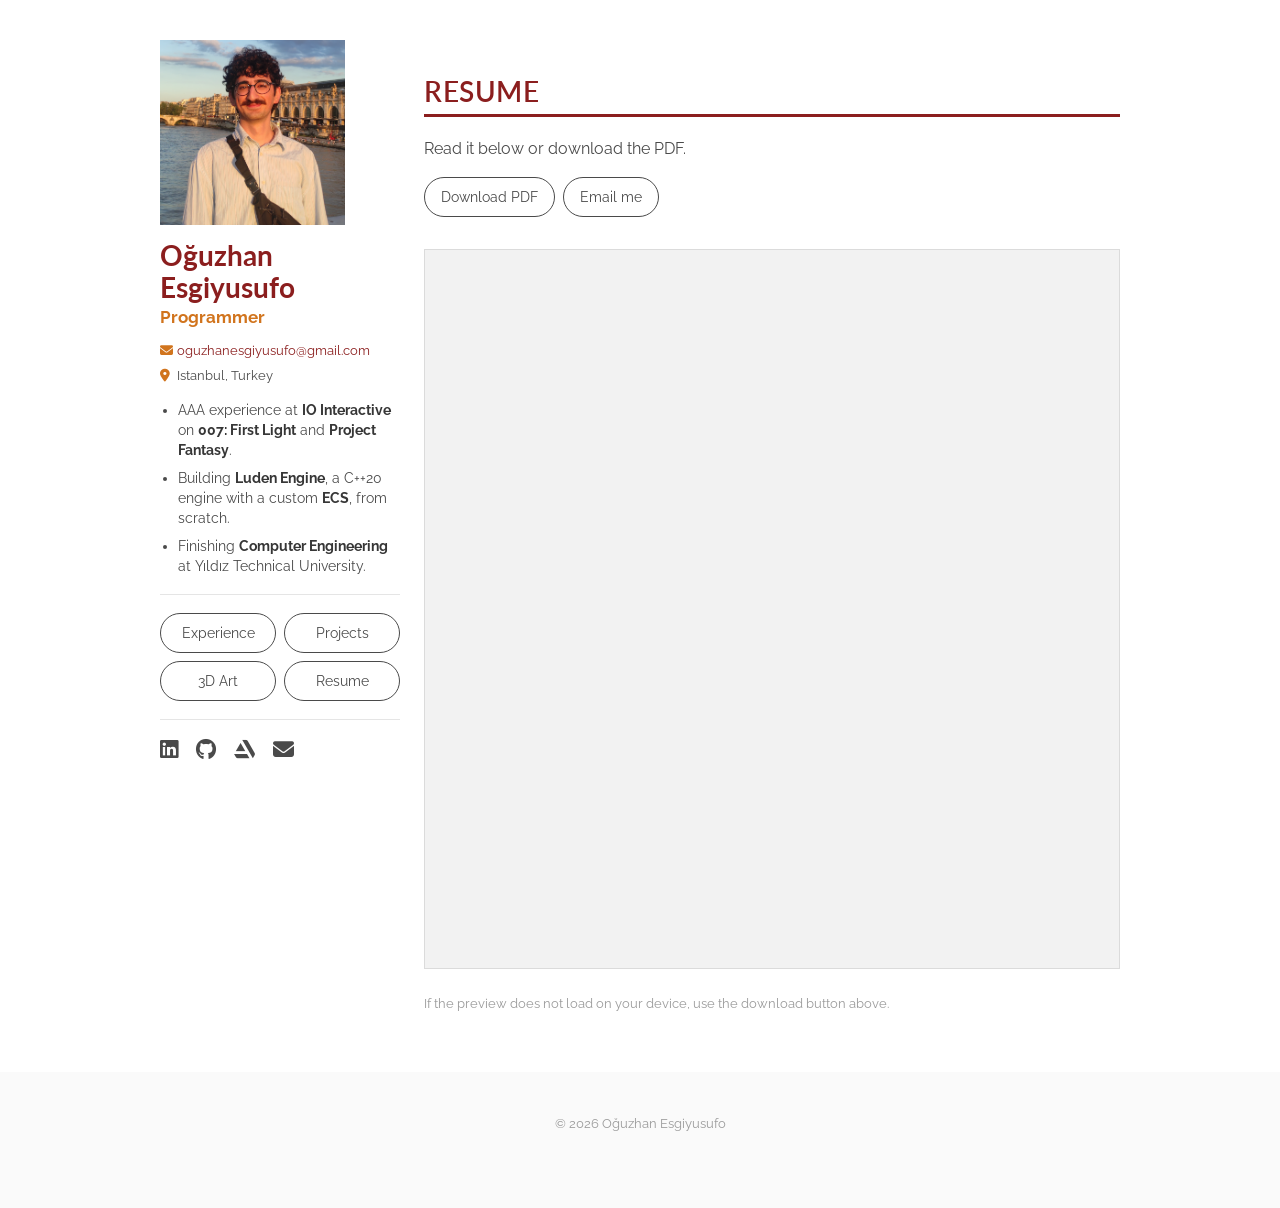
<file: resume.html>
<!DOCTYPE html>
<html lang="en">
<head>
<meta charset="UTF-8">
<meta name="viewport" content="width=device-width, initial-scale=1.0">
<title>Resume - Oğuzhan Esgiyusufo</title>
<meta name="description" content="Resume. Systems-oriented game programmer, previously Software Engineer Intern at IO Interactive.">
<link rel="preconnect" href="https://fonts.googleapis.com">
<link rel="preconnect" href="https://fonts.gstatic.com" crossorigin>
<link href="https://fonts.googleapis.com/css2?family=Lato:wght@400;600;700&family=Raleway:wght@400;600;700&display=swap" rel="stylesheet">
<link rel="stylesheet" href="https://cdnjs.cloudflare.com/ajax/libs/font-awesome/6.5.2/css/all.min.css">
<link rel="stylesheet" href="style.css">
<script data-goatcounter="https://esgij.goatcounter.com/count"
        async src="//gc.zgo.at/count.js"></script>
</head>
<body>

<a class="skip" href="#main">Skip to content</a>

<nav class="navbar" id="navbar">
  <div class="navbar__brand">
    <a class="navbar__name" href="index.html">Oğuzhan Esgiyusufo</a>
    <button class="navbar__burger" id="burger" aria-label="Menu" aria-expanded="false">
      <span></span><span></span><span></span>
    </button>
  </div>
  <div class="navbar__menu" id="navmenu">
    <a href="index.html#experience">Experience</a>
    <a href="index.html#projects">Projects</a>
    <a href="3dart.html">3D Art</a>
    <a href="resume.html">Resume</a>
    <a href="index.html#contact">Contact</a>
  </div>
</nav>

<div class="section">
  <div class="container columns">

    <aside class="col-side">
      <div class="side">
        <div class="side__photo">
          <img src="images/img_20240623_212534.jpg" alt="Oğuzhan Esgiyusufo" onerror="this.parentNode.classList.add('shot--empty')">
          <span class="shot__ph">images/img_20240623_212534.jpg</span>
        </div>

        <h1 class="side__name"><a href="index.html">Oğuzhan Esgiyusufo</a></h1>
        <p class="side__role">Programmer</p>

        <ul class="side__contact">
          <li><i class="fa-solid fa-envelope"></i> <a href="mailto:oguzhanesgiyusufo@gmail.com">oguzhanesgiyusufo@gmail.com</a></li>
          <li><i class="fa-solid fa-location-dot"></i> Istanbul, Turkey</li>
        </ul>

        <ul class="side__bullets">
          <li>AAA experience at <strong>IO Interactive</strong> on <strong>007: First Light</strong> and <strong>Project Fantasy</strong>.</li>
          <li>Building <strong>Luden Engine</strong>, a C++20 engine with a custom <strong>ECS</strong>, from scratch.</li>
          <li>Finishing <strong>Computer Engineering</strong> at Yıldız Technical University.</li>
        </ul>

        <hr class="side__rule">

        <div class="side__buttons">
          <a class="pill" href="index.html#experience">Experience</a>
          <a class="pill" href="index.html#projects">Projects</a>
          <a class="pill" href="3dart.html">3D Art</a>
          <a class="pill" href="resume.html">Resume</a>
        </div>

        <hr class="side__rule">

        <div class="side__social">
          <a href="https://www.linkedin.com/in/oguzhan-esgiyusufo/" target="_blank" rel="noopener" aria-label="LinkedIn"><i class="fa-brands fa-linkedin"></i></a>
          <a href="https://github.com/EsgiJ" target="_blank" rel="noopener" aria-label="GitHub"><i class="fa-brands fa-github"></i></a>
          <a href="https://www.artstation.com/oguzhan_esgiyusufo" target="_blank" rel="noopener" aria-label="ArtStation"><i class="fa-brands fa-artstation"></i></a>
          <a href="mailto:oguzhanesgiyusufo@gmail.com" aria-label="Email"><i class="fa-solid fa-envelope"></i></a>
        </div>
      </div>
    </aside>

    <main class="col-main" id="main">
      <h2 class="h2">Resume</h2>
      <p>Read it below or download the PDF.</p>

      <p class="contact__row">
        <a class="pill" href="documents/oguzhanesgiyusuforesume.pdf" download>Download PDF</a>
        <a class="pill" href="mailto:oguzhanesgiyusufo@gmail.com">Email me</a>
      </p>

      <iframe class="resume-embed" src="documents/oguzhanesgiyusuforesume.pdf" title="Resume, Oğuzhan Esgiyusufo"></iframe>
      <p class="resume-note">If the preview does not load on your device, use the download button above.</p>
    </main>

  </div>
</div>

<footer class="footer">© <span id="year">2026</span> Oğuzhan Esgiyusufo</footer>

<script src="script.js"></script>
<script src="analytics.js"></script>
</body>
</html>
</file>
<file: style.css>
/* ═══════════════════════════════════════════════════════════
   Oğuzhan Esgiyusufo, portfolio
   Container 960px, breakpoint 769px, Lato headings, Raleway body
   ═══════════════════════════════════════════════════════════ */

:root {
  --bg:        #ffffff;
  --text:      #4a4a4a;
  --heading:   #363636;
  --accent:    #8b1e1e;   /* dark red, from the CV */
  --accent-2:  #d1741d;   /* orange, from the CV */
  --meta:      #9a9a9a;
  --card:      #202223;
  --divider:   #e5e5e5;
  --border:    #dbdbdb;
  --soft:      #f2f2f2;
  --footer-bg: #fafafa;

  --font-head: Lato, Raleway, -apple-system, BlinkMacSystemFont, "Segoe UI", Roboto, sans-serif;
  --font-body: Raleway, -apple-system, BlinkMacSystemFont, "Segoe UI", Roboto, sans-serif;
}

*, *::before, *::after { box-sizing: border-box; }
* { margin: 0; padding: 0; }

html { scroll-behavior: smooth; scroll-padding-top: 24px; }
@media (prefers-reduced-motion: reduce) { html { scroll-behavior: auto; } }

body {
  background: var(--bg);
  color: var(--text);
  font-family: var(--font-body);
  font-size: 16px;
  font-weight: 400;
  line-height: 24px;
  -webkit-font-smoothing: antialiased;
}

/* Images are never cropped: full width of their box, natural height. */
img { display: block; width: 100%; height: auto; border-radius: 0; }

a { color: var(--accent); text-decoration: none; }
a:hover { text-decoration: underline; }
strong { font-weight: 700; color: var(--heading); }
em { font-style: italic; }
p { margin-bottom: 16px; }

h1, h2, h3, h4 { font-family: var(--font-head); color: var(--heading); font-weight: 600; }

.h2 {
  font-size: 28px;
  line-height: 31.5px;
  color: var(--accent);
  text-transform: uppercase;
  letter-spacing: 0.5px;
  border-bottom: 3px solid var(--accent);
  padding-bottom: 6px;
  margin: 36px 0 20px;
}
.h3 { font-size: 24px; line-height: 27px; margin: 20px 0 12px; }

ul { list-style: disc outside; margin: 16px 0 16px 20px; }
li { margin-bottom: 6px; }

:focus-visible { outline: 2px solid var(--accent); outline-offset: 2px; }

.skip { position: absolute; left: -9999px; background: #fff; color: #000; padding: 10px 14px; z-index: 200; }
.skip:focus { left: 10px; top: 10px; }

/* ── Layout skeleton ─────────────────────────────────────── */
.section { padding: 40px 24px; }
.container { max-width: 960px; margin: 0 auto; width: 100%; }

/* align-items must stay stretch, otherwise the sidebar box collapses
   to its own height and position:sticky has no room to travel. */
.columns { display: flex; align-items: stretch; gap: 24px; }
.col-side { flex: 0 0 25%; max-width: 25%; }
.col-main { flex: 1 1 auto; min-width: 0; }

/* ── Sidebar ─────────────────────────────────────────────── */
.side {
  position: sticky;
  top: 24px;
  max-height: calc(100vh - 48px);
  overflow-y: auto;
  scrollbar-width: thin;
}

.side__photo { max-width: 185px; }

.side__name { font-family: var(--font-head); font-size: 28px; line-height: 32px; font-weight: 700; margin: 14px 0 2px; }
.side__name a { color: var(--accent); }
.side__name a:hover { text-decoration: none; }

.side__role { color: var(--accent-2); font-weight: 700; font-size: 17px; margin-bottom: 12px; }

.side__contact { list-style: none; margin: 0 0 14px; font-size: 13px; line-height: 20px; }
.side__contact li { margin-bottom: 5px; word-break: break-word; }
.side__contact i { color: var(--accent-2); width: 14px; }

.side__bullets { list-style: disc outside; margin: 0 0 0 18px; font-size: 13.5px; line-height: 20px; }
.side__bullets li { margin-bottom: 8px; }

.side__rule { border: 0; border-top: 1px solid var(--divider); margin: 18px 0; }

.side__buttons { display: grid; grid-template-columns: 1fr 1fr; gap: 8px; }

.pill {
  display: inline-block;
  text-align: center;
  font-family: var(--font-body);
  font-size: 13.5px;
  line-height: 20px;
  color: var(--text);
  background: transparent;
  border: 1.6px solid var(--text);
  border-radius: 9999px;
  padding: 9px 16px;
}
.pill:hover { background: var(--accent); border-color: var(--accent); color: #fff; text-decoration: none; }

.side__social { display: flex; gap: 18px; font-size: 21px; }
.side__social a { color: var(--text); }
.side__social a:hover { color: var(--accent); }

/* ── Hero key art ────────────────────────────────────────── */
.hero-art { margin-bottom: 8px; }

/* ── Skills grid ─────────────────────────────────────────── */
.expertise {
  display: grid;
  grid-template-columns: 1fr 1fr;
  gap: 0 32px;
  margin-bottom: 16px;
}
.expertise .h3 { font-size: 19px; line-height: 24px; margin: 14px 0 6px; color: var(--heading); }
.expertise .h3 i { color: var(--accent-2); margin-right: 7px; font-size: 17px; }
.expertise ul { margin-top: 6px; font-size: 15px; }

/* ── Entry (company or project) ──────────────────────────── */
.entry { margin-top: 8px; }

.entry__logo { max-width: 130px; margin: 22px auto 10px; }
.entry__logo--glyph {
  max-width: none;
  text-align: center;
  font-size: 40px;
  color: var(--accent-2);
  margin: 22px 0 10px;
}

.entry__company { font-size: 24px; line-height: 28px; text-align: center; color: var(--accent); margin-bottom: 2px; }
.entry__role { font-size: 19px; line-height: 24px; text-align: center; color: var(--accent-2); font-weight: 700; margin-bottom: 4px; }
.entry__role--second { margin-top: 28px; padding-top: 20px; border-top: 1px solid var(--divider); }

.entry__meta { text-align: center; font-size: 13px; color: var(--meta); margin-bottom: 20px; }
.entry__meta i { margin: 0 5px 0 12px; }
.entry__meta i:first-child { margin-left: 0; }

.entry-rule { border: 0; border-top: 1px solid var(--divider); margin: 40px 0 0; }

/* Two-column header block: art on the left, spec cards on the right */
.cols { display: flex; gap: 24px; align-items: flex-start; }
.cols--next { margin-top: 40px; padding-top: 32px; border-top: 1px dashed var(--divider); }
.cols__left { flex: 1 1 0; min-width: 0; }
.cols__right { flex: 1 1 0; min-width: 0; }

.art { margin-bottom: 8px; }

.platforms { text-align: center; color: var(--meta); font-size: 19px; margin-bottom: 6px; }
.platforms i { margin: 0 5px; }

.proj__title { font-size: 20px; line-height: 24px; text-align: center; margin-bottom: 3px; }
.proj__genre { text-align: center; color: var(--meta); font-size: 14px; margin-bottom: 14px; }

.cols__left p { font-size: 15px; }

/* Full-width prose below the two-column block.
   Long copy lives here so the right column never sits empty. */
.detail { margin-top: 8px; }
.detail .label { margin-top: 20px; margin-bottom: 8px; }

.label {
  font-size: 19px;
  line-height: 24px;
  color: var(--heading);
  border-left: 3px solid var(--accent-2);
  padding-left: 10px;
}

/* Dark spec-card grid */
.info { display: grid; grid-template-columns: 1fr 1fr; gap: 2px; margin-bottom: 18px; }
.info__cell {
  background: var(--card);
  border-radius: 0;
  padding: 13px 15px;
  display: flex;
  flex-direction: column;
  gap: 4px;
}
.info__label {
  font-family: var(--font-body);
  font-size: 12px;
  line-height: 16px;
  font-weight: 400;
  text-transform: uppercase;
  letter-spacing: 0.96px;
  color: var(--meta);
}
.info__value { font-size: 14.5px; line-height: 19px; font-weight: 700; color: #fff; }

/* Related-links buttons */
.linkbtn {
  display: block;
  width: 100%;
  text-align: center;
  background: var(--soft);
  border: 1px solid var(--border);
  border-radius: 0;
  color: var(--text);
  font-size: 14.5px;
  padding: 10px 14px;
  margin-bottom: 8px;
}
.linkbtn:hover { background: var(--accent); border-color: var(--accent); color: #fff; text-decoration: none; }

/* ── Videos, full width under the prose ──────────────────── */
.videos { margin-top: 22px; }
.videos__grid { display: grid; grid-template-columns: 1fr 1fr; gap: 14px; }
.videos__grid .video:only-child { max-width: 100%; }

.video {
  position: relative;
  width: 100%;
  padding-top: 56.25%;
  background: #000;
}
.video iframe { position: absolute; inset: 0; width: 100%; height: 100%; border: 0; }

/* ── Screenshot carousel ─────────────────────────────────── */
.carousel { position: relative; margin: 24px 0 8px; }
.carousel__track {
  display: flex;
  overflow-x: auto;
  scroll-snap-type: x mandatory;
  scrollbar-width: none;
}
.carousel__track::-webkit-scrollbar { display: none; }

.carousel__slide { flex: 0 0 100%; scroll-snap-align: start; }
.carousel__slide img { border: 1px solid var(--divider); }
.carousel__slide figcaption {
  font-size: 13px;
  line-height: 18px;
  color: var(--meta);
  padding: 8px 2px 0;
}

.carousel__nav {
  position: absolute;
  top: 40%;
  width: 34px;
  height: 44px;
  background: #fff;
  border: 1px solid var(--border);
  border-radius: 0;
  color: var(--text);
  font-size: 22px;
  line-height: 1;
  cursor: pointer;
  font-family: var(--font-body);
}
.carousel__nav:hover { background: var(--accent); border-color: var(--accent); color: #fff; }
.carousel__nav--prev { left: 0; }
.carousel__nav--next { right: 0; }
.carousel--single .carousel__nav, .carousel--single .carousel__dots { display: none; }

.carousel__dots { display: flex; justify-content: center; gap: 8px; margin-top: 12px; }
.carousel__dot {
  width: 9px; height: 9px;
  border-radius: 9999px;
  border: 0;
  background: var(--border);
  padding: 0;
  cursor: pointer;
}
.carousel__dot.is-active { background: var(--accent); }

/* ── Missing-image placeholder ───────────────────────────── */
.shot__ph { display: none; }
.shot--empty img { display: none; }
.shot--empty .shot__ph {
  display: block;
  border: 1px dashed var(--border);
  color: var(--meta);
  font-size: 13px;
  line-height: 18px;
  text-align: center;
  padding: 34px 16px;
}

/* ── Contact row ─────────────────────────────────────────── */
.contact__row { display: flex; flex-wrap: wrap; gap: 8px; }

/* ── Resume page ─────────────────────────────────────────── */
.resume-embed {
  width: 100%;
  height: 80vh;
  border: 1px solid var(--border);
  margin: 16px 0;
  background: var(--soft);
}
.resume-note { font-size: 13px; color: var(--meta); }

/* ── Footer ──────────────────────────────────────────────── */
.footer {
  background: var(--footer-bg);
  text-align: center;
  color: var(--meta);
  padding: 40px 24px 72px;
  font-size: 13px;
}

/* ── Mobile navbar, hidden on desktop ────────────────────── */
.navbar { display: none; }

/* ═══════════════ 768px and below ═══════════════ */
@media (max-width: 768px) {
  .navbar {
    display: block;
    position: sticky; top: 0; z-index: 100;
    background: rgba(255, 255, 255, 0.94);
    backdrop-filter: blur(6px);
    border-bottom: 2px solid var(--accent);
  }
  .navbar__brand {
    display: flex; align-items: center; justify-content: space-between;
    padding: 10px 24px;
  }
  .navbar__name { color: var(--accent); font-family: var(--font-head); font-weight: 700; font-size: 16px; }
  .navbar__burger {
    background: none; border: 0; cursor: pointer;
    width: 32px; height: 32px;
    display: flex; flex-direction: column; justify-content: center; gap: 5px;
  }
  .navbar__burger span { display: block; height: 2px; background: var(--accent); }
  .navbar__menu { display: none; padding: 0 24px 12px; }
  .navbar__menu.is-open { display: block; }
  .navbar__menu a { display: block; padding: 8px 0; color: var(--text); }

  .section { padding: 24px 24px 40px; }
  .columns { flex-direction: column; gap: 32px; }
  .col-side, .col-main { flex: 1 1 auto; max-width: 100%; width: 100%; }

  .side { position: static; max-height: none; overflow: visible; }
  .side__photo { max-width: 200px; }

  .expertise { grid-template-columns: 1fr; }
  .cols { flex-direction: column; gap: 0; }
  .cols__right { width: 100%; margin-top: 18px; }
  .info { grid-template-columns: 1fr; }
  .videos__grid { grid-template-columns: 1fr; }

  .h2 { font-size: 24px; line-height: 28px; }
  .side__name { font-size: 26px; line-height: 30px; }
}

/* ═══════════════ 420px and below ═══════════════ */
@media (max-width: 420px) {
  .section { padding: 20px 16px 32px; }
  .side__buttons { grid-template-columns: 1fr; }
}
</file>
